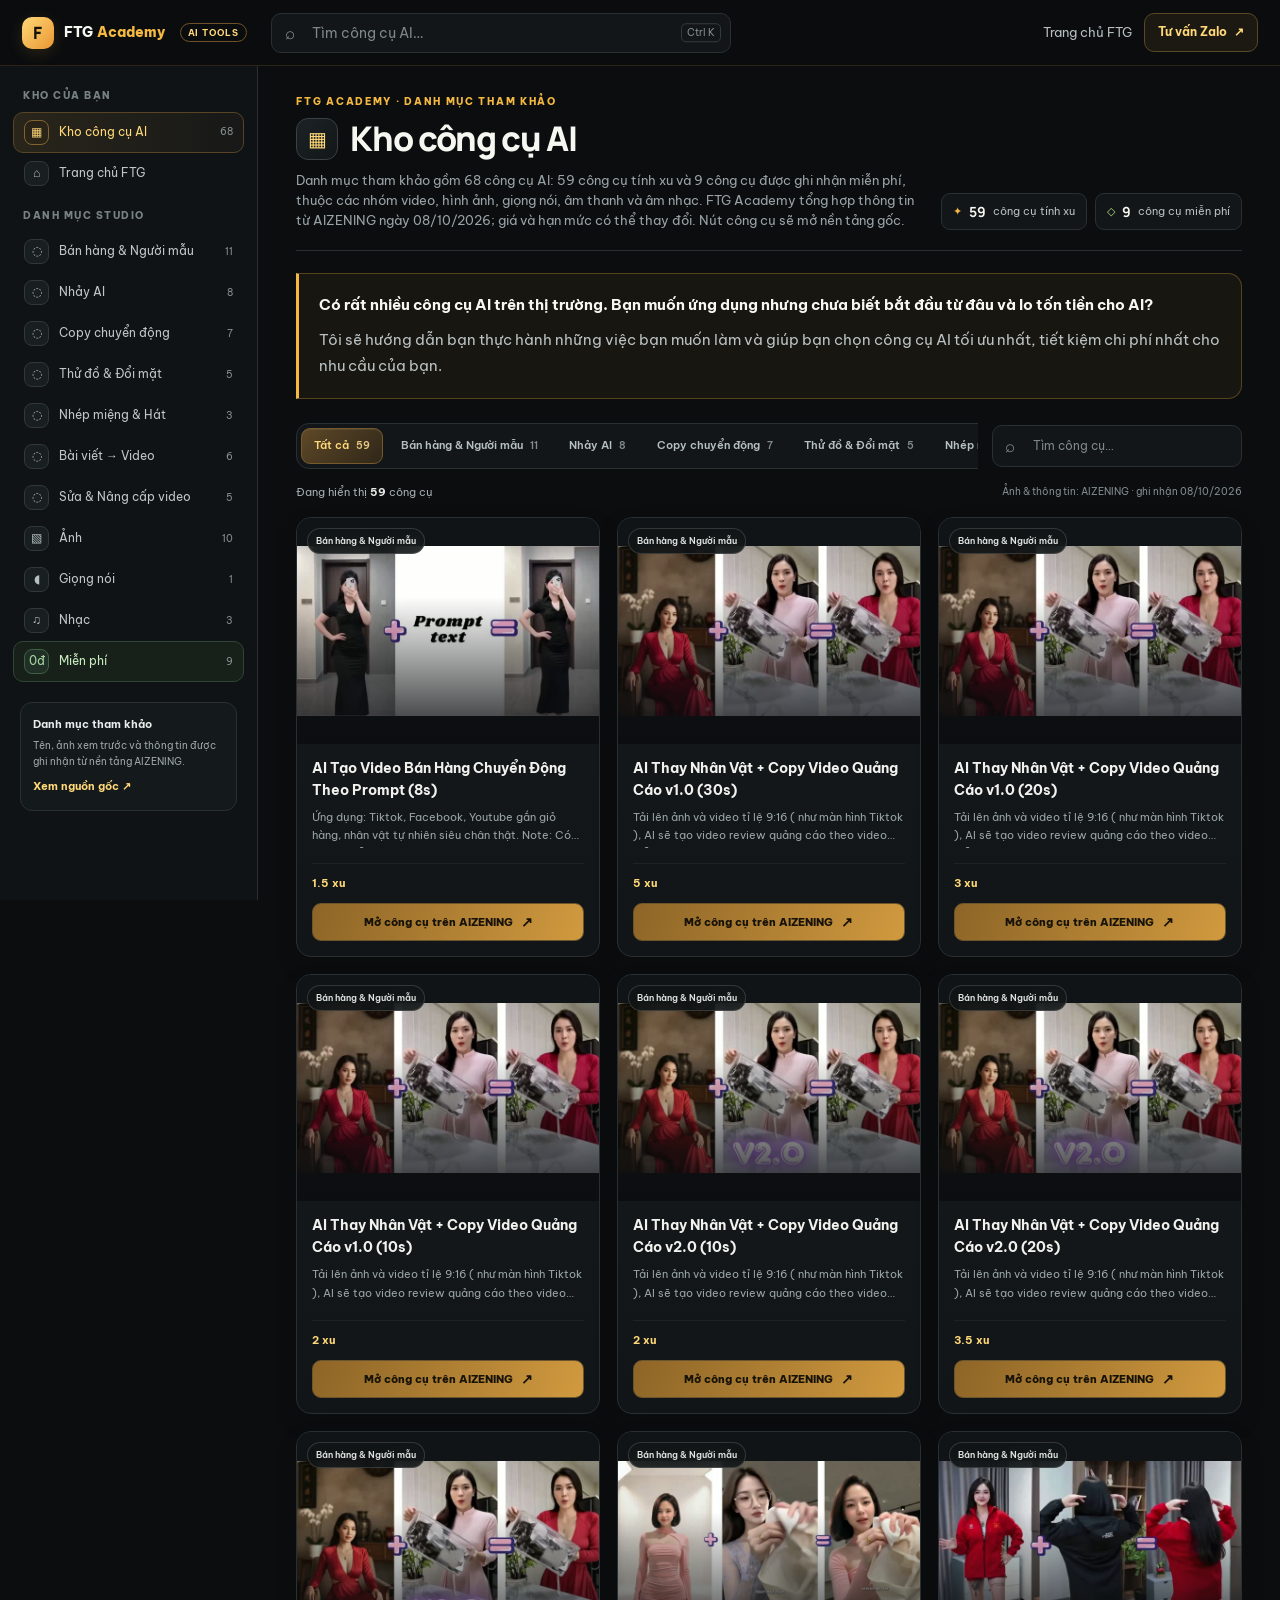
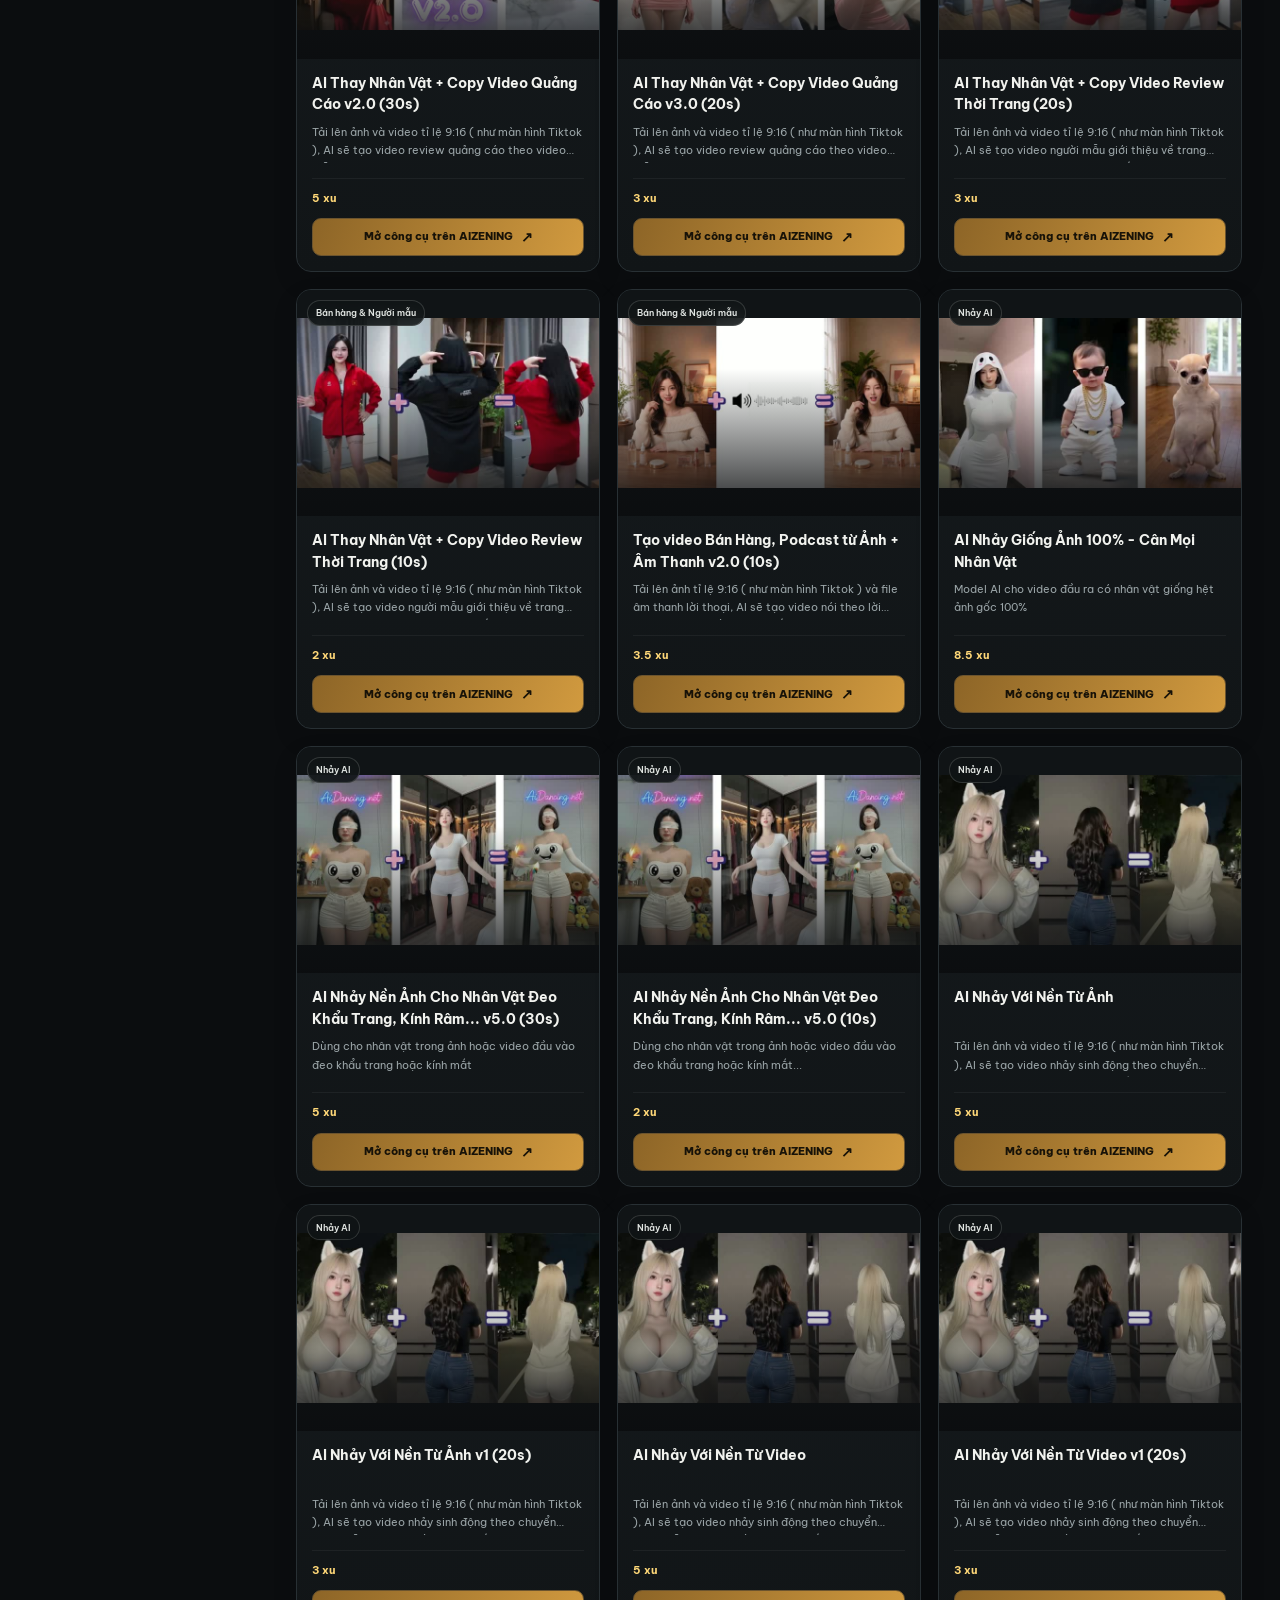
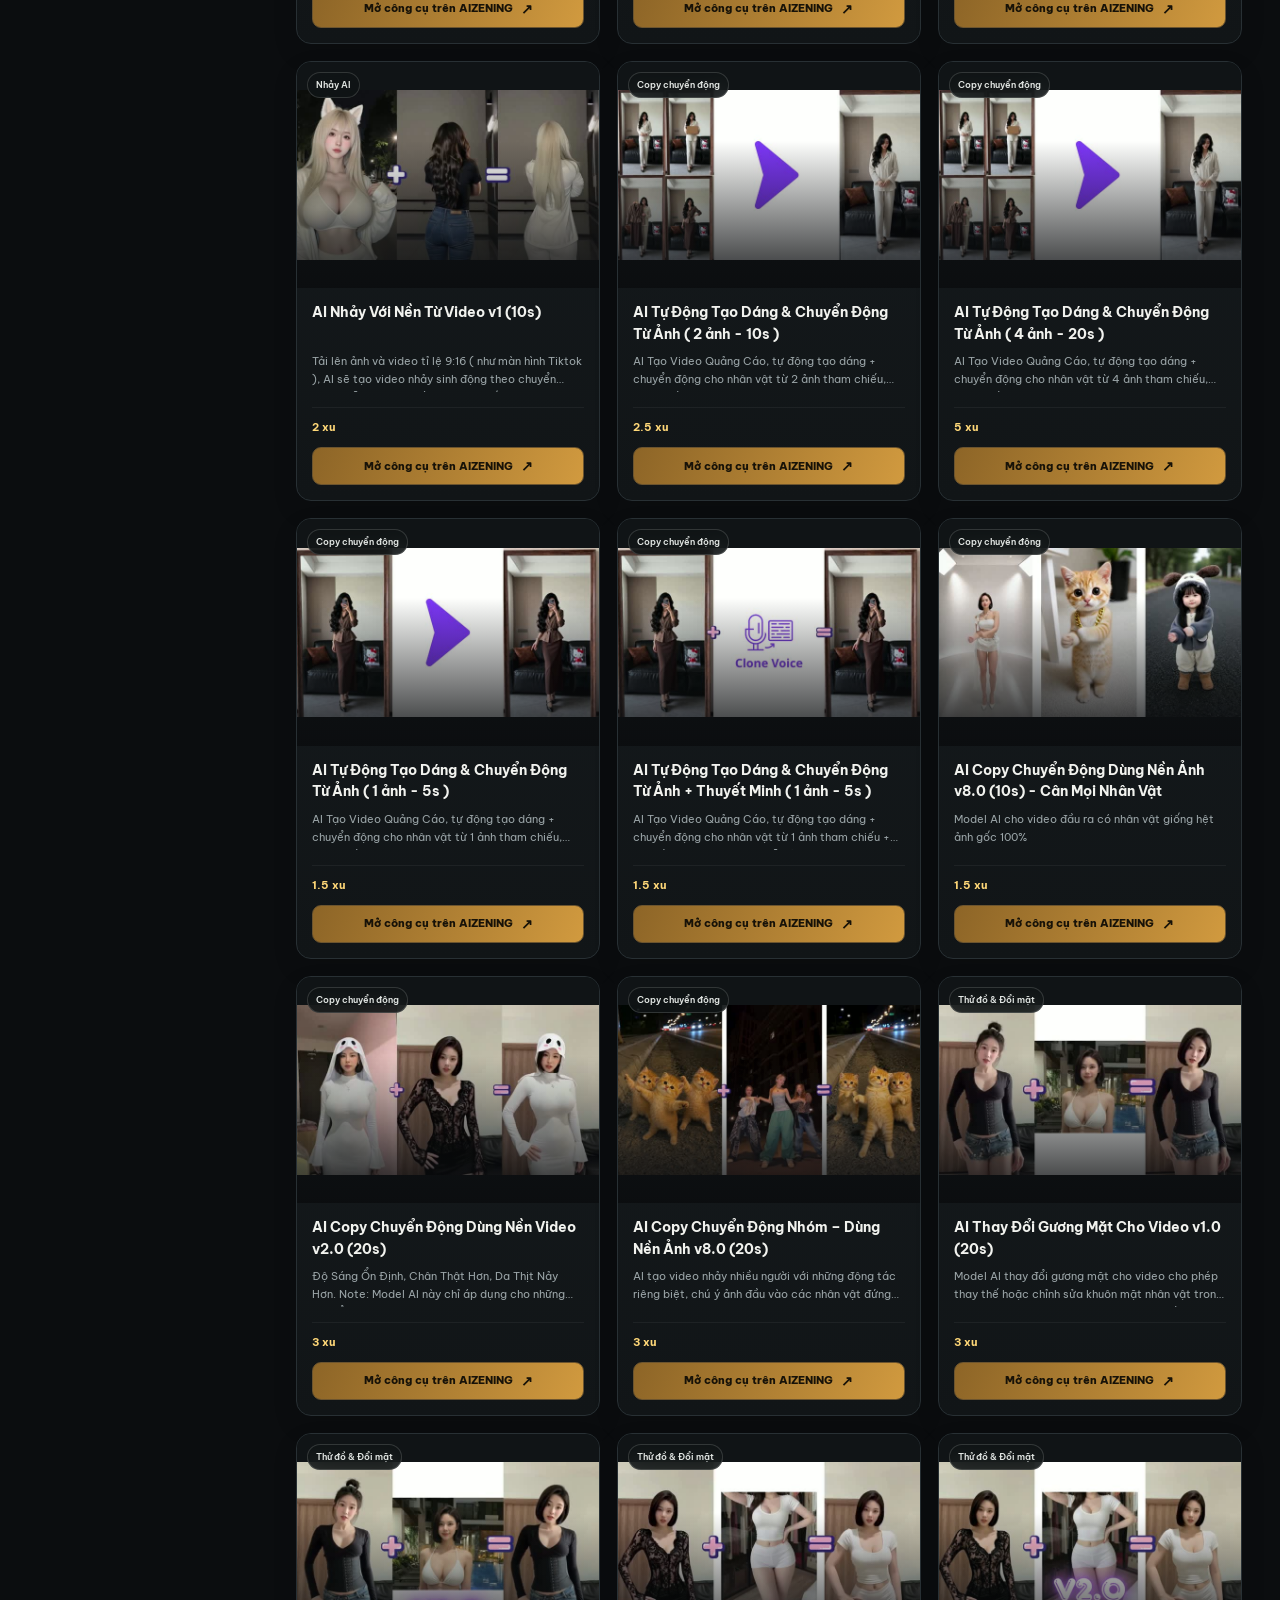
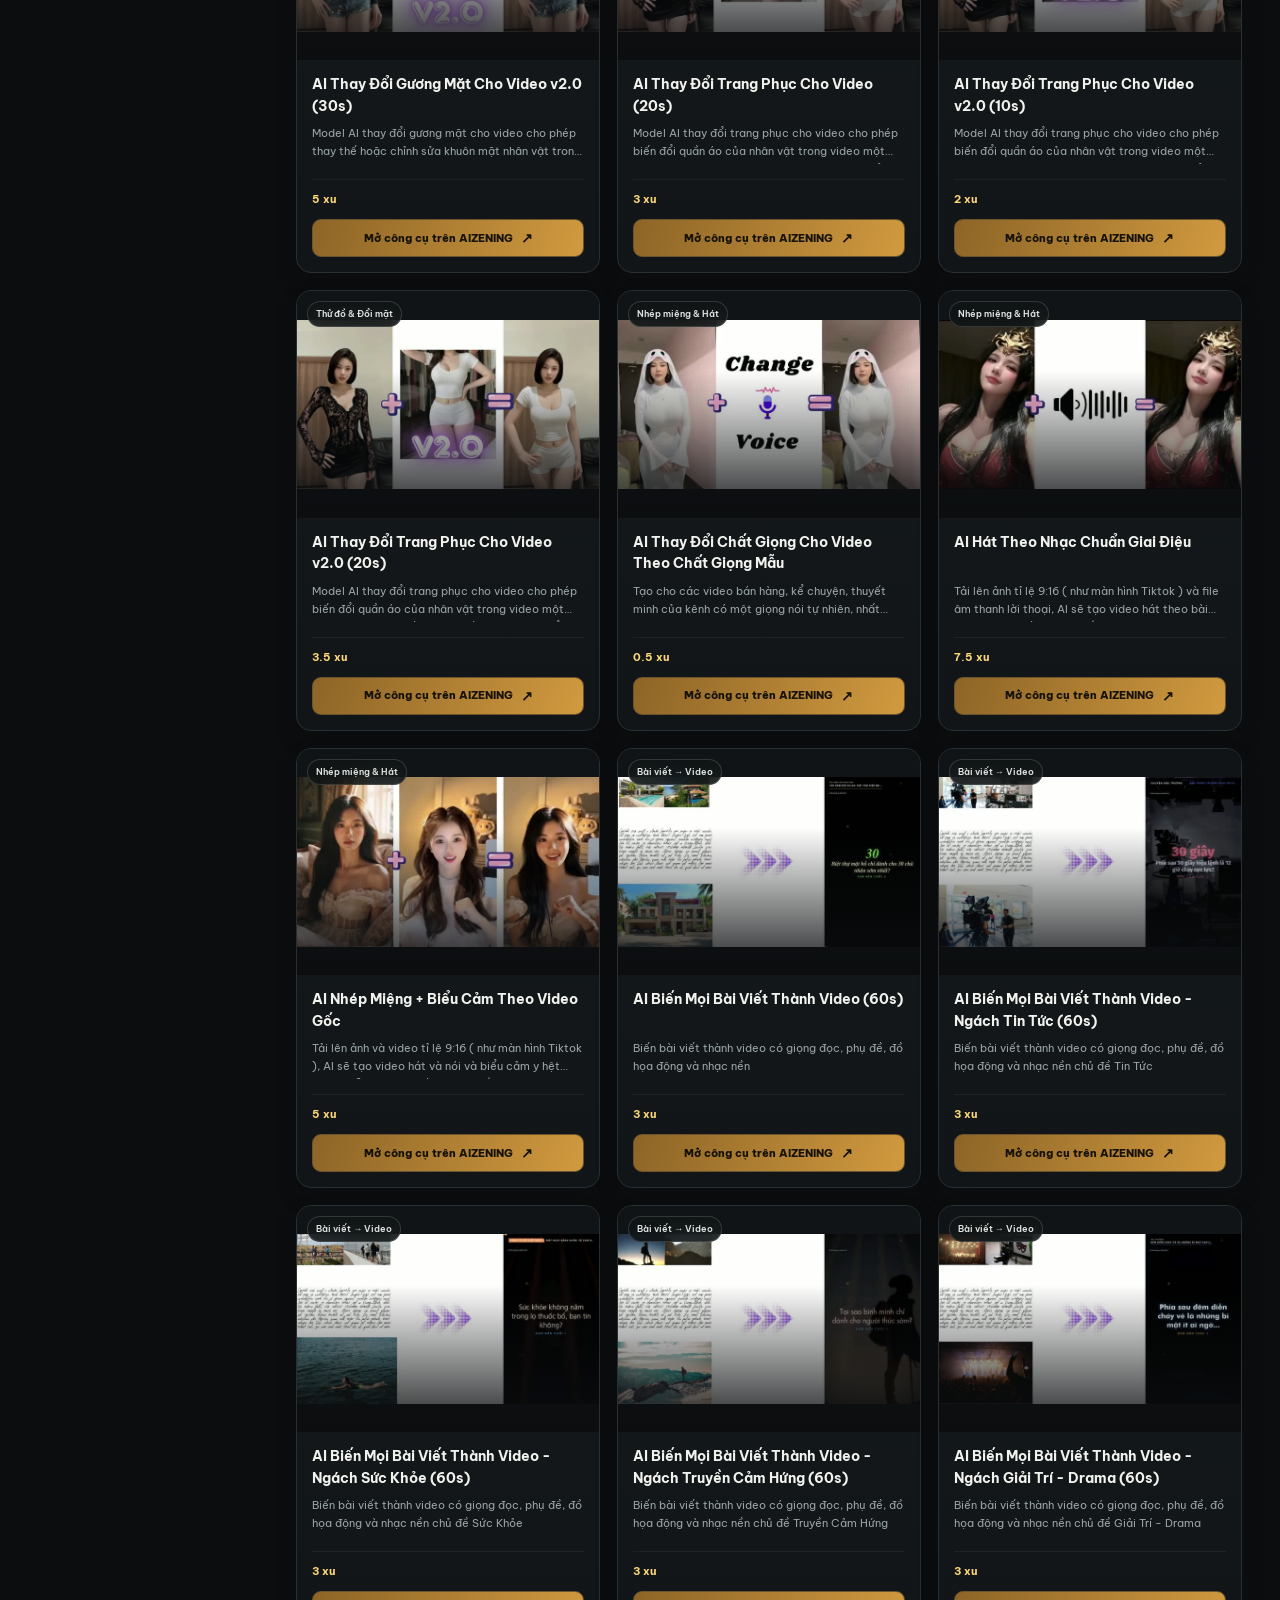
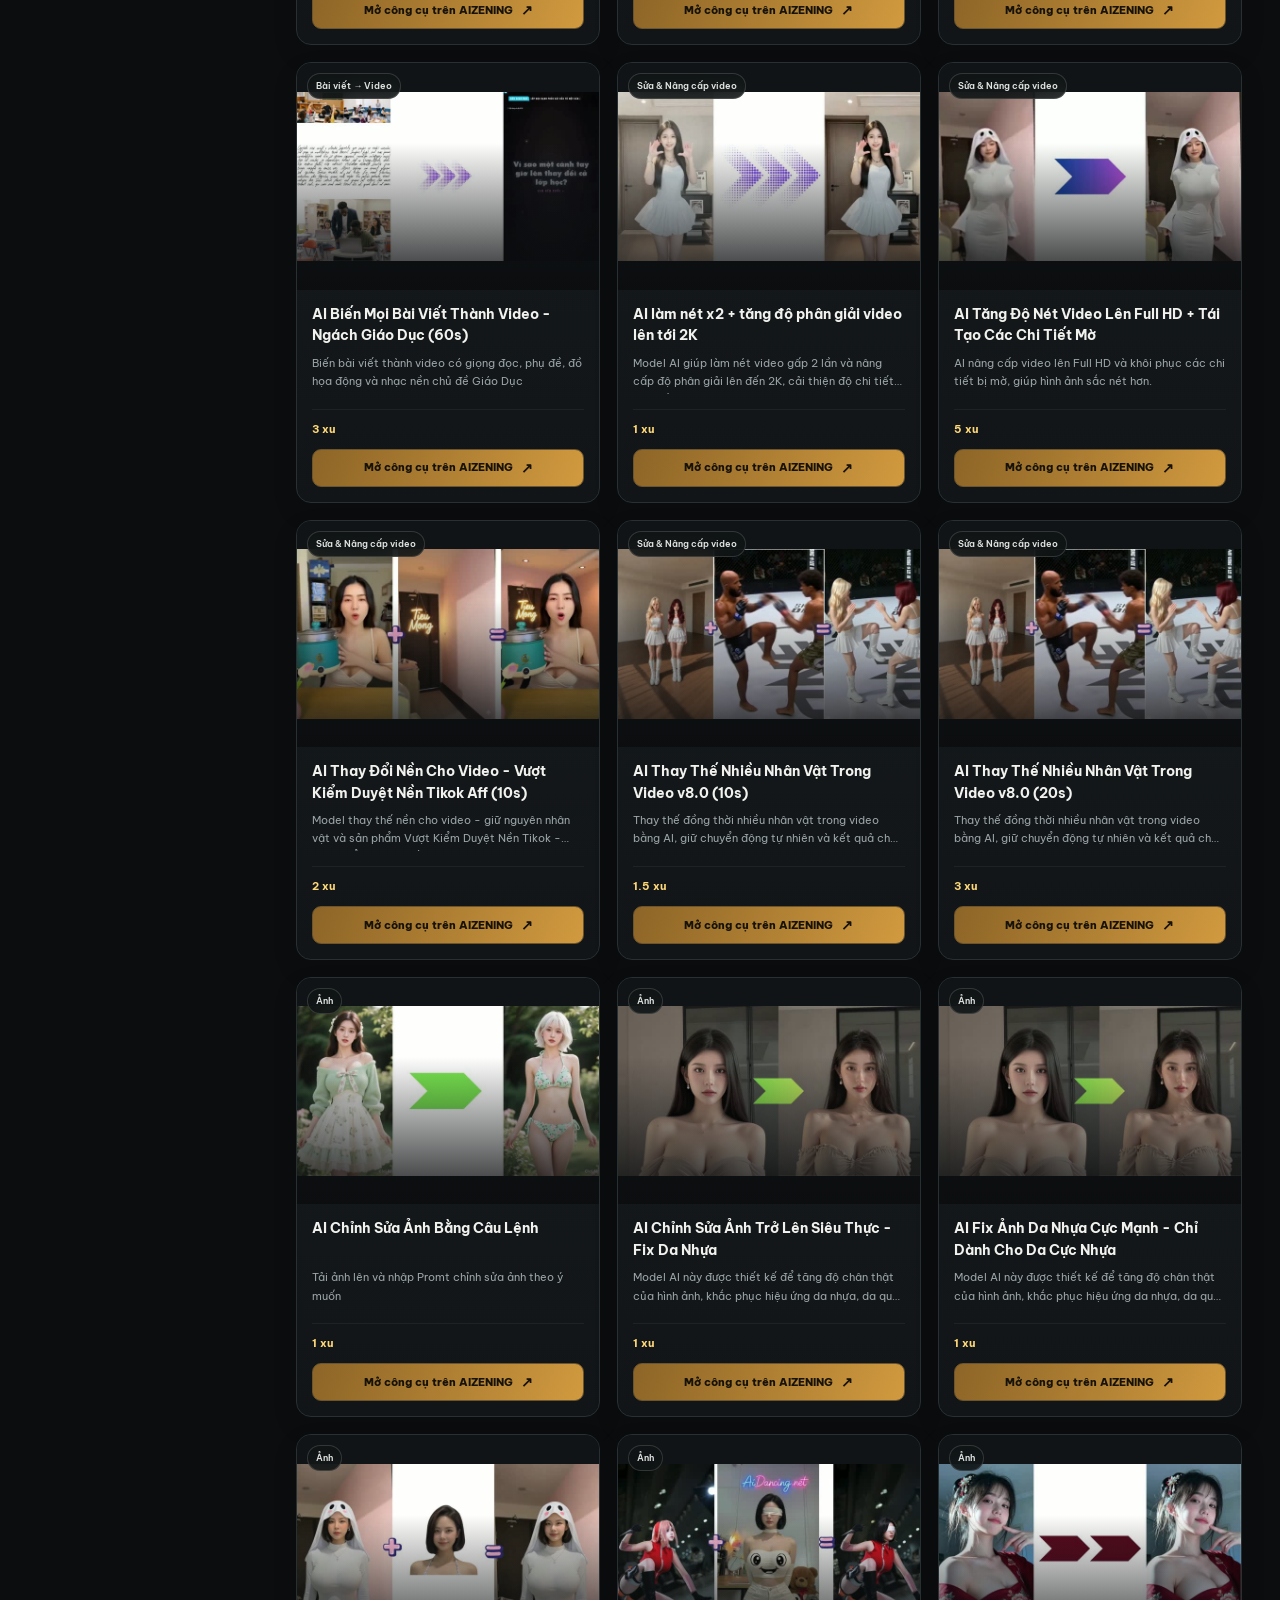
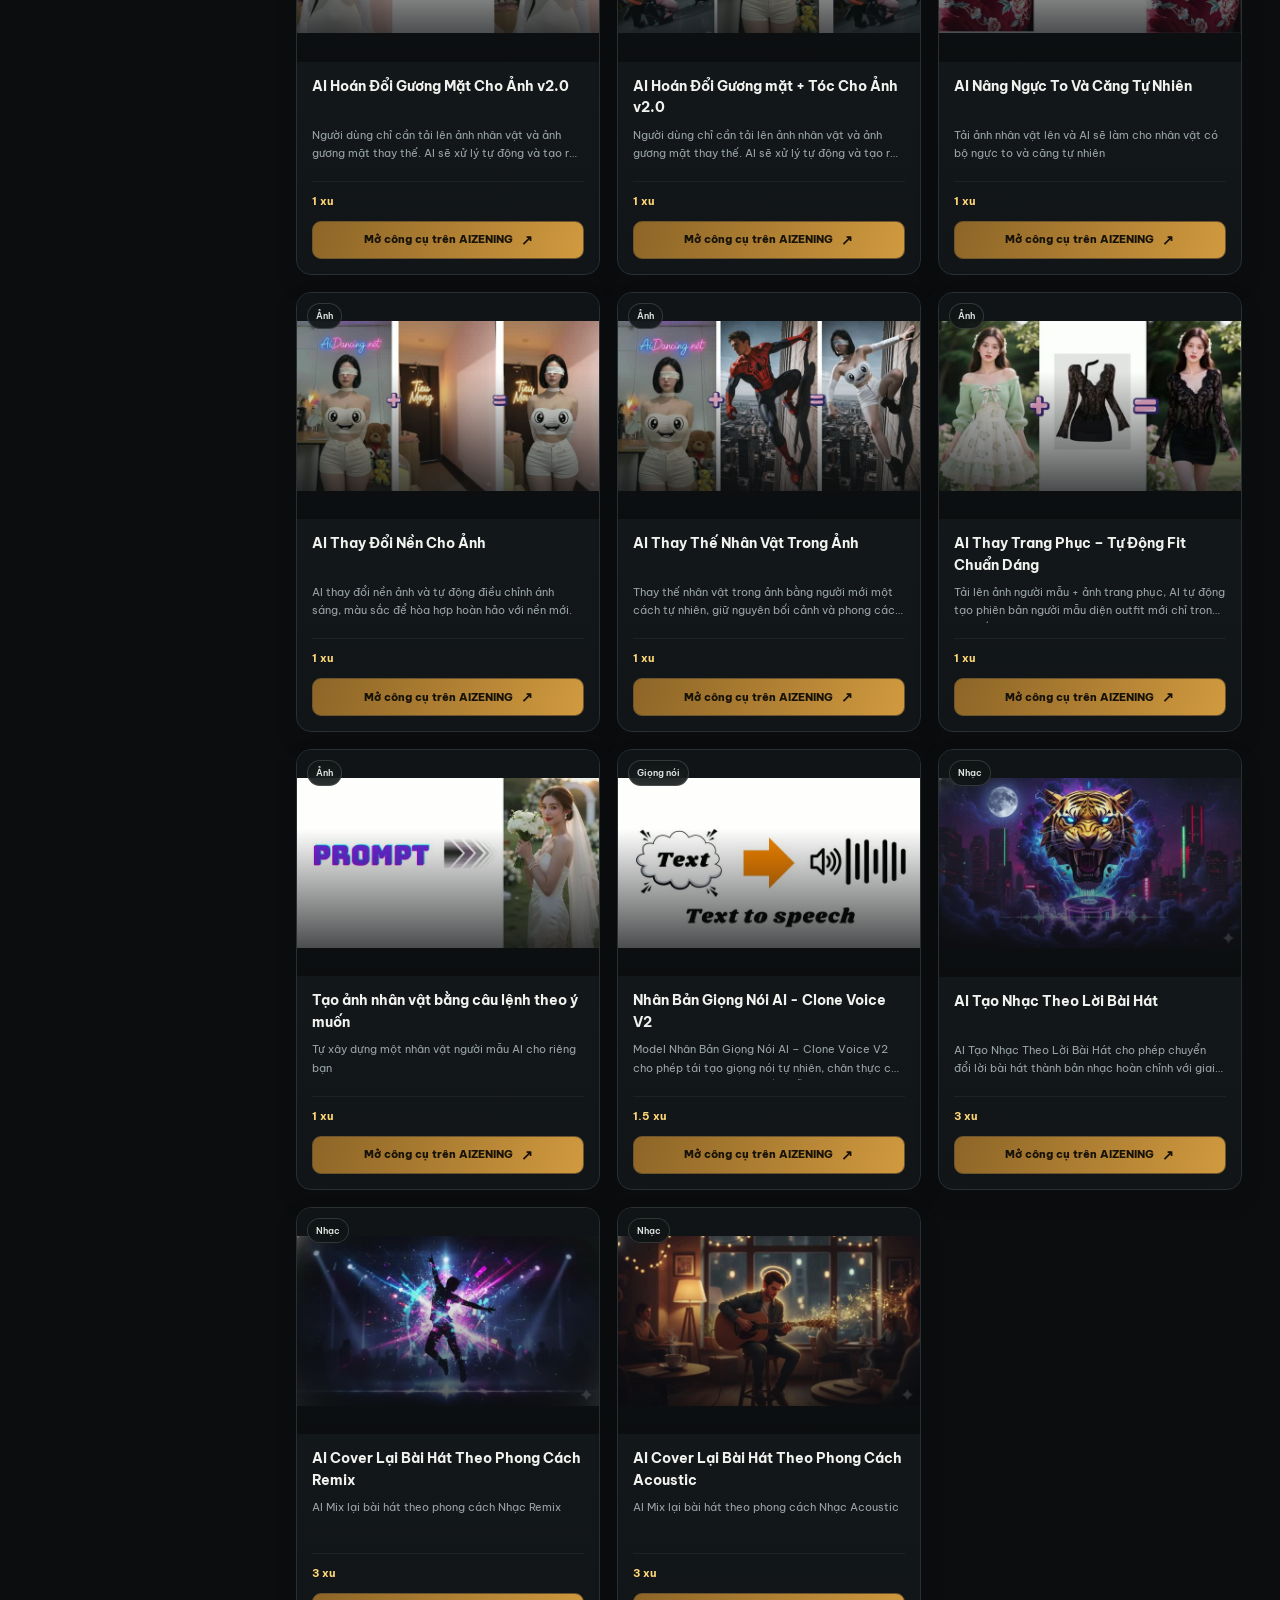
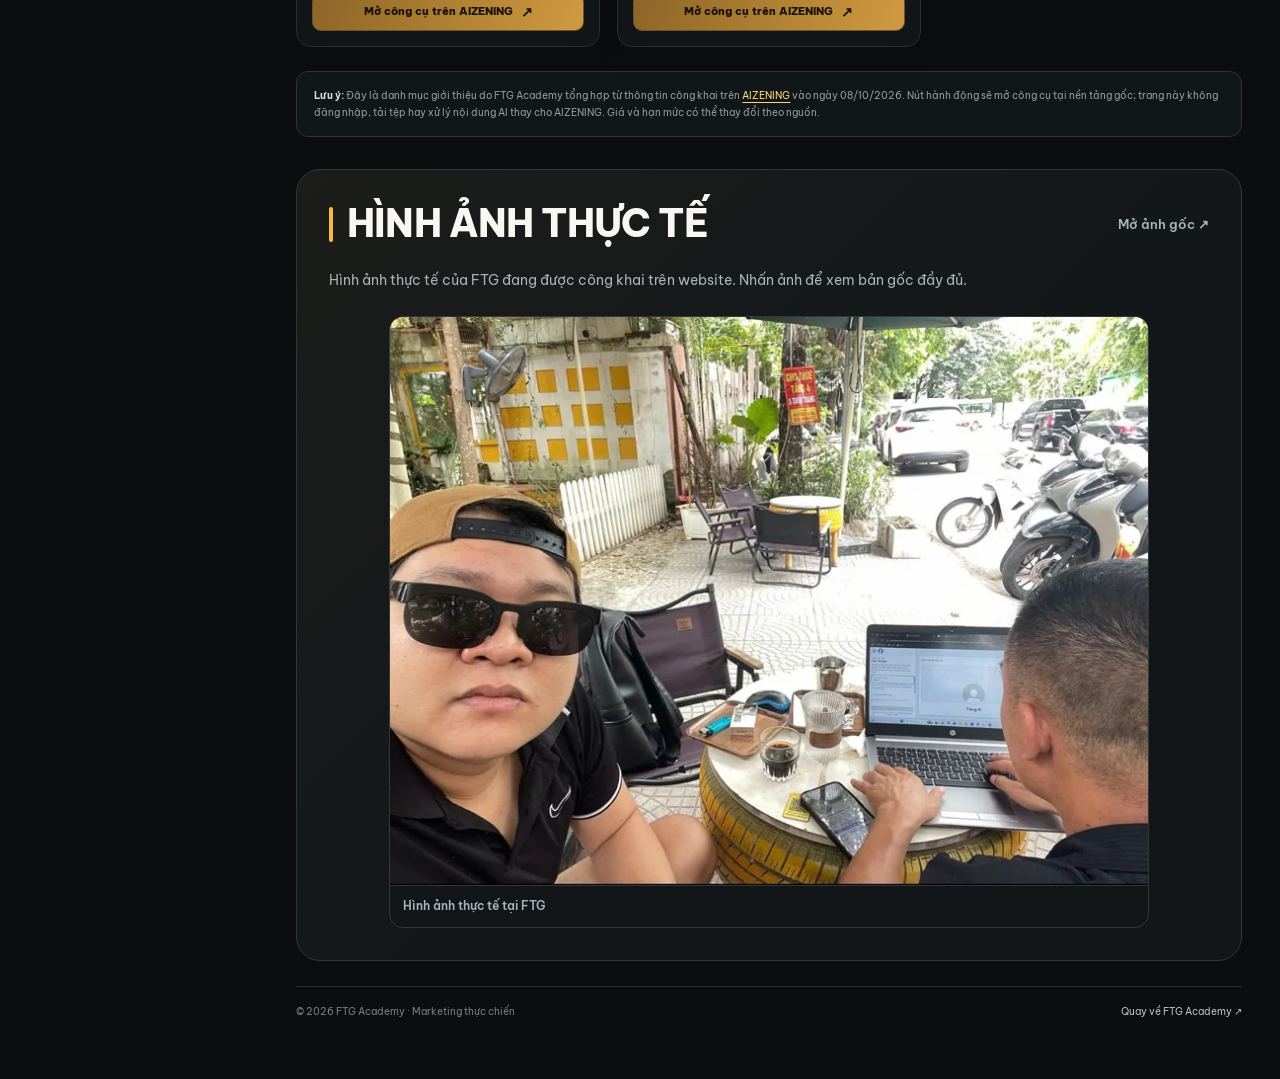
<file: tools/index.html>
<!doctype html>
<html lang="vi">
<head>
  <meta charset="utf-8" />
  <meta name="viewport" content="width=device-width, initial-scale=1" />
  <meta name="description" content="Tra cứu 68 công cụ AI cho video, hình ảnh, giọng nói, âm thanh và âm nhạc. Danh mục tham khảo do FTG Academy tổng hợp từ AIZENING; giá và hạn mức có thể thay đổi." />
  <meta name="robots" content="index,follow,max-image-preview:large" />
  <meta name="theme-color" content="#0b0d0f" />
  <link rel="canonical" href="https://ftgagency.github.io/tools/" />
  <title>Kho công cụ AI: Video, ảnh, giọng nói &amp; âm thanh | FTG Academy</title>
  <meta property="og:type" content="website" />
  <meta property="og:locale" content="vi_VN" />
  <meta property="og:site_name" content="FTG Academy" />
  <meta property="og:title" content="Kho công cụ AI: Video, ảnh, giọng nói &amp; âm thanh | FTG Academy" />
  <meta property="og:description" content="Tra cứu danh mục công cụ AI do FTG Academy tổng hợp từ AIZENING; mở công cụ trên nền tảng gốc." />
  <meta property="og:url" content="https://ftgagency.github.io/tools/" />
  <meta property="og:image" content="https://ftgagency.github.io/assets/hero-analytics.jpg" />
  <meta name="twitter:card" content="summary_large_image" />
  <meta name="twitter:title" content="Kho công cụ AI | FTG Academy" />
  <meta name="twitter:description" content="Danh mục tham khảo công cụ AI cho video, ảnh, giọng nói, âm thanh và âm nhạc." />
  <meta name="twitter:image" content="https://ftgagency.github.io/assets/hero-analytics.jpg" />
  <link rel="preconnect" href="https://fonts.googleapis.com" />
  <link rel="preconnect" href="https://fonts.gstatic.com" crossorigin />
  <link href="https://fonts.googleapis.com/css2?family=Be+Vietnam+Pro:wght@400;500;600;700;800&family=Manrope:wght@500;600;700;800&display=swap" rel="stylesheet" />
  <style>
    :root{color-scheme:dark;--bg:#0b0d0f;--surface:#121619;--surface-2:#171c20;--surface-3:#1b2225;--line:#283034;--text:#f7f7f2;--muted:#9aa4a8;--gold:#f5b942;--gold-2:#ffd878;--green:#b9e77c;--max:1660px;--side:258px}
    *{box-sizing:border-box}html{scroll-behavior:smooth}body{margin:0;background:var(--bg);color:var(--text);font:14px/1.55 'Be Vietnam Pro',sans-serif}a{color:inherit;text-decoration:none}button,input{font:inherit}button{color:inherit;cursor:pointer}button:focus-visible,a:focus-visible,input:focus-visible{outline:2px solid var(--gold-2);outline-offset:3px}::selection{background:rgba(245,185,66,.28)}
    .topbar{height:66px;position:sticky;top:0;z-index:50;display:flex;align-items:center;gap:24px;padding:0 22px;border-bottom:1px solid rgba(245,185,66,.14);background:rgba(11,13,15,.94);backdrop-filter:blur(16px)}
    .brand{display:flex;align-items:center;gap:10px;min-width:225px;font-weight:800;letter-spacing:.01em}.brand-mark{width:32px;height:32px;border-radius:10px;display:grid;place-items:center;color:#17120a;font:800 17px 'Manrope',sans-serif;background:linear-gradient(135deg,var(--gold-2),#e99732);box-shadow:0 4px 16px #f5b94225}.brand-name{font-size:14px}.brand-name span{color:var(--gold)}.brand-caption{margin-left:4px;padding:2px 7px;border:1px solid #6f5225;border-radius:999px;color:var(--gold-2);font-size:9px;font-weight:700;letter-spacing:.1em}
    .top-search{position:relative;width:min(460px,38vw)}.top-search input,.search-box input{width:100%;height:40px;padding:0 42px 0 40px;border:1px solid var(--line);border-radius:10px;background:var(--surface);color:var(--text);outline:none}.top-search input:focus,.search-box input:focus{border-color:#946f2d;box-shadow:0 0 0 3px #f5b94214}.search-icon{position:absolute;left:14px;top:50%;transform:translateY(-50%);color:#899396;font-size:17px;pointer-events:none}.shortcut{position:absolute;right:10px;top:50%;transform:translateY(-50%);padding:1px 5px;border:1px solid #343b3d;border-radius:5px;color:#858e91;font-size:10px;pointer-events:none}.top-actions{margin-left:auto;display:flex;align-items:center;gap:12px}.back-link{color:#b8c0c0;font-size:13px;transition:color .2s}.back-link:hover{color:var(--gold-2)}.contact-link{display:inline-flex;align-items:center;gap:7px;padding:9px 13px;border:1px solid #5a4727;border-radius:10px;background:#1c1913;color:var(--gold-2);font-size:12px;font-weight:700;white-space:nowrap}.contact-link:hover{background:#2a2115;border-color:var(--gold)}.mobile-menu{display:none;width:38px;height:38px;border:1px solid var(--line);border-radius:9px;background:var(--surface);font-size:19px}
    .layout{display:grid;grid-template-columns:var(--side) minmax(0,1fr);max-width:1900px;margin:0 auto;min-height:calc(100vh - 66px)}.sidebar{position:sticky;top:66px;height:calc(100vh - 66px);overflow:auto;padding:20px 13px 28px;border-right:1px solid var(--line);background:#101316}.side-heading{margin:14px 10px 8px;color:#788285;font-size:10px;font-weight:800;letter-spacing:.15em;text-transform:uppercase}.side-heading:first-child{margin-top:2px}.side-link{width:100%;display:flex;align-items:center;gap:10px;min-height:39px;padding:7px 10px;border:1px solid transparent;border-radius:10px;background:transparent;color:#c0c6c6;text-align:left;font-size:12px;transition:background .18s,border-color .18s,color .18s}.side-link:hover{background:#ffffff08;color:#fff}.side-link.active{border-color:#574526;background:linear-gradient(90deg,#f5b9421c,#f5b94208);color:var(--gold-2)}.side-link.free-link{margin-bottom:8px;border-color:#304536;background:#17211a;color:#c9edc1}.side-icon{width:25px;height:25px;flex:none;display:grid;place-items:center;border:1px solid #30383a;border-radius:8px;background:#191e21;color:#b6c0c1;font-size:12px}.side-link.active .side-icon{border-color:#81642f;background:#2a2418;color:var(--gold-2)}.side-link.free-link .side-icon{border-color:#3e6143;background:#203026;color:#a9d6a0}.side-count{margin-left:auto;color:#859093;font-size:10px}.sidebar-footer{margin:20px 7px 0;padding:13px 12px;border:1px solid #2a3032;border-radius:12px;background:#14191b}.sidebar-footer b{display:block;margin-bottom:5px;color:#e8ecea;font-size:11px}.sidebar-footer p{margin:0;color:#9da6a8;font-size:10px;line-height:1.55}.sidebar-footer a{display:inline-block;margin-top:9px;color:var(--gold-2);font-size:11px;font-weight:700}
    main{min-width:0;padding:28px clamp(18px,3vw,42px) 60px}.main-inner{max-width:var(--max);margin:0 auto}.page-head{display:flex;align-items:flex-end;justify-content:space-between;gap:24px;padding-bottom:20px;border-bottom:1px solid var(--line)}.title-group{min-width:0}.eyebrow{margin-bottom:8px;color:var(--gold);font-size:10px;font-weight:800;letter-spacing:.17em;text-transform:uppercase}.title-line{display:flex;align-items:center;gap:12px}.title-icon{width:42px;height:42px;flex:none;display:grid;place-items:center;border:1px solid #3b4142;border-radius:12px;background:linear-gradient(135deg,#1b2225,#131719);color:var(--gold-2);font-size:20px}.page-head h1{margin:0;font:800 clamp(25px,3vw,34px)/1.16 'Manrope','Be Vietnam Pro',sans-serif;letter-spacing:-.04em}.page-head p{max-width:680px;margin:10px 0 0;color:var(--muted);font-size:13px}.stats{display:flex;flex:none;gap:8px}.stat{display:flex;align-items:center;gap:7px;padding:8px 11px;border:1px solid var(--line);border-radius:9px;background:var(--surface);color:#b8c0c0;font-size:11px;white-space:nowrap}.stat strong{color:var(--text);font:700 14px 'Manrope',sans-serif}.stat .stat-mark{color:var(--gold)}.stat.free-stat .stat-mark{color:var(--green)}
    .controls{display:flex;align-items:center;justify-content:space-between;gap:14px;margin:20px 0 15px}.tabs-wrap{min-width:0;overflow:auto;scrollbar-width:thin;scrollbar-color:#495052 transparent}.tabs{display:flex;align-items:center;width:max-content;gap:5px;padding:4px;border:1px solid var(--line);border-radius:13px;background:var(--surface)}.tab{min-height:36px;display:inline-flex;align-items:center;gap:7px;padding:7px 12px;border:1px solid transparent;border-radius:9px;background:transparent;color:#b7c0c1;font-size:11px;font-weight:600;white-space:nowrap;transition:.18s}.tab:hover{background:#ffffff09;color:#fff}.tab.active{border-color:#765a2c;background:linear-gradient(135deg,#5e4827,#302719);color:var(--gold-2);box-shadow:inset 0 1px #ffffff12}.tab-count{color:#818b8e;font-size:10px}.tab.active .tab-count{color:#e8c982}.tab.free-tab.active{border-color:#3c6846;background:linear-gradient(135deg,#26402c,#17271b);color:#c6efbd}.tab.free-tab.active .tab-count{color:#b7dbad}.search-box{position:relative;width:min(250px,30vw);flex:none}.search-box input{height:42px;font-size:12px}.search-box .search-icon{left:13px}.search-box input::placeholder,.top-search input::placeholder{color:#7e888a}.clear-search{position:absolute;right:10px;top:50%;transform:translateY(-50%);border:0;background:transparent;color:#899395;font-size:17px}
    .result-row{display:flex;align-items:center;justify-content:space-between;gap:14px;margin:13px 0 16px;color:#a6afb0;font-size:11px}.result-row strong{color:#e7eae7}.source-note{color:#828c8f;font-size:10px;text-align:right}.tool-grid{display:grid;grid-template-columns:repeat(3,minmax(0,1fr));gap:17px}.tool-card{min-width:0;display:flex;flex-direction:column;overflow:hidden;border:1px solid var(--line);border-radius:15px;background:linear-gradient(180deg,#151a1d,#111517);box-shadow:0 10px 26px #0000001a;transition:transform .2s,border-color .2s,box-shadow .2s}.tool-card:hover{transform:translateY(-3px);border-color:#715829;box-shadow:0 18px 35px #0005}.preview{position:relative;aspect-ratio:4/3;overflow:hidden;background:radial-gradient(ellipse at 30% 35%,#41321c 0,#201d19 34%,#14191b 75%)}.preview img{width:100%;height:100%;display:block;object-fit:contain;background:#101416;transition:transform .35s}.tool-card:hover .preview img{transform:scale(1.025)}.preview-placeholder{height:100%;display:grid;place-items:center;color:#d7b66e;background:radial-gradient(circle at 70% 25%,#4f3e21 0,transparent 38%),linear-gradient(135deg,#171d20,#29251c 52%,#101416)}.placeholder-mark{width:67px;height:67px;display:grid;place-items:center;border:1px solid #a37d3c77;border-radius:20px;background:#10141688;font:700 29px 'Manrope',sans-serif}.preview-shade{position:absolute;inset:35% 0 0;background:linear-gradient(transparent,#0b0d0fe8);pointer-events:none}.category-chip{position:absolute;top:10px;left:10px;max-width:75%;overflow:hidden;padding:5px 8px;border:1px solid #ffffff25;border-radius:999px;background:#101416d9;color:#e2e6e3;font-size:9px;font-weight:600;text-overflow:ellipsis;white-space:nowrap;backdrop-filter:blur(10px)}.free-badge{position:absolute;top:10px;right:10px;padding:5px 8px;border:1px solid #83c38355;border-radius:999px;background:#25432ddd;color:#d0f4c8;font-size:9px;font-weight:800;letter-spacing:.04em}.card-body{display:flex;flex:1;flex-direction:column;padding:14px 15px 15px}.card-body h2{display:-webkit-box;min-height:44px;overflow:hidden;margin:0;color:#f1f2ee;font:700 14px/1.55 'Be Vietnam Pro',sans-serif;-webkit-line-clamp:2;-webkit-box-orient:vertical}.card-body p{display:-webkit-box;min-height:40px;overflow:hidden;margin:6px 0 15px;color:#9aa4a7;font-size:11px;line-height:1.65;-webkit-line-clamp:2;-webkit-box-orient:vertical}.card-meta{display:flex;align-items:center;justify-content:space-between;gap:10px;margin-top:auto;padding:11px 0;border-top:1px solid #ffffff0d;color:#b6c0c0;font-size:10px}.price{display:inline-flex;align-items:center;gap:6px;color:var(--gold-2);font-size:11px;font-weight:700}.price.free-price{color:#bfe9b5}.limit{color:#8d989a;font-size:9px;white-space:nowrap}.card-action{display:flex;align-items:center;justify-content:center;gap:8px;min-height:38px;padding:8px 12px;border:1px solid #6c542e;border-radius:9px;background:linear-gradient(110deg,#8d6527,#d19a3f);color:#171208;font-size:11px;font-weight:800;transition:filter .18s,transform .18s}.card-action:hover{filter:brightness(1.1);transform:translateY(-1px)}.card-action.free-action{border-color:#47754a;background:linear-gradient(110deg,#377645,#76b86e);color:#0b170c}.external-arrow{font-size:14px;line-height:1}
    .empty-state,.load-error{padding:52px 20px;border:1px dashed #374043;border-radius:15px;background:#121719;text-align:center}.empty-icon{width:44px;height:44px;margin:0 auto 13px;display:grid;place-items:center;border:1px solid #3c4243;border-radius:13px;background:#1b2225;color:#b6c0c0;font-size:19px}.empty-state h2,.load-error h2{margin:0 0 7px;font:700 17px 'Manrope',sans-serif}.empty-state p,.load-error p{margin:0;color:var(--muted);font-size:12px}.empty-state button{margin-top:18px;padding:8px 12px;border:1px solid #73592b;border-radius:8px;background:#241e14;color:var(--gold-2);font-size:11px;font-weight:700}.footnote{margin-top:24px;padding:15px 17px;border:1px solid #2c3335;border-radius:12px;background:#111618;color:#929d9f;font-size:10px;line-height:1.7}.footnote strong{color:#d7ddda}.footnote a{color:var(--gold-2);text-decoration:underline;text-underline-offset:3px}.site-footer{display:flex;justify-content:space-between;gap:12px;margin-top:25px;padding-top:17px;border-top:1px solid var(--line);color:#758083;font-size:10px}.site-footer a{color:#bbc3c2}.site-footer a:hover{color:var(--gold-2)}
    @media(min-width:1500px){.tool-grid{grid-template-columns:repeat(4,minmax(0,1fr))}}
    @media(max-width:1100px){:root{--side:230px}.tool-grid{grid-template-columns:repeat(2,minmax(0,1fr))}.stats{gap:5px}.stat{padding:7px 9px}}
    @media(max-width:800px){.topbar{height:60px;padding:0 14px;gap:12px}.brand{min-width:0}.brand-caption,.back-link,.top-search{display:none}.top-actions{gap:8px}.mobile-menu{display:grid;place-items:center;order:3}.layout{display:block;min-height:calc(100vh - 60px)}.sidebar{position:fixed;top:60px;left:0;z-index:45;width:min(290px,86vw);height:calc(100vh - 60px);transform:translateX(-105%);transition:transform .22s ease;box-shadow:20px 0 50px #0008}.sidebar.open{transform:translateX(0)}.side-overlay{position:fixed;inset:60px 0 0;z-index:40;background:#0009;display:none}.side-overlay.open{display:block}main{padding:22px 18px 45px}.page-head{align-items:flex-start;flex-direction:column;gap:16px}.stats{align-self:flex-start}.controls{align-items:stretch;flex-direction:column}.search-box{width:100%}.tool-grid{grid-template-columns:repeat(2,minmax(0,1fr))}}
    @media(max-width:540px){.topbar{height:58px}.brand-mark{width:30px;height:30px}.contact-link{padding:8px 9px;font-size:10px}.mobile-menu{width:35px;height:35px}.sidebar{top:58px;height:calc(100vh - 58px)}.side-overlay{inset:58px 0 0}main{padding:19px 13px 38px}.title-icon{width:37px;height:37px}.title-line{gap:9px}.page-head h1{font-size:25px}.page-head p{font-size:12px}.stats{width:100%}.stat{flex:1;justify-content:center;font-size:10px}.controls{margin-top:15px}.tab{padding:7px 10px;font-size:10px}.result-row{align-items:flex-start;flex-direction:column;gap:4px}.source-note{text-align:left}.tool-grid{grid-template-columns:1fr;gap:13px}.preview{aspect-ratio:16/9}.card-body{padding:13px}.card-body h2{min-height:0;font-size:14px}.card-body p{min-height:0;margin-bottom:13px}.site-footer{flex-direction:column}.footnote{padding:13px}}
    @media(prefers-reduced-motion:reduce){*,*::before,*::after{scroll-behavior:auto!important;transition:none!important;animation:none!important}}

  </style>
  <link rel="stylesheet" href="../assets/feedback-layout.css?v=20261029-feedback">
  <script type="application/ld+json">
{
  "@context": "https://schema.org",
  "@graph": [
    {
      "@type": "WebSite",
      "@id": "https://ftgagency.github.io/#website",
      "url": "https://ftgagency.github.io/",
      "name": "FTG Academy",
      "inLanguage": "vi",
      "publisher": {
        "@id": "https://ftgagency.github.io/#organization"
      }
    },
    {
      "@type": "CollectionPage",
      "@id": "https://ftgagency.github.io/tools/#webpage",
      "url": "https://ftgagency.github.io/tools/",
      "name": "Kho công cụ AI — FTG Academy",
      "description": "Danh mục tham khảo 68 công cụ AI cho video, hình ảnh, giọng nói, âm thanh và âm nhạc, được ghi nhận từ AIZENING ngày 08/10/2026.",
      "inLanguage": "vi",
      "isPartOf": {
        "@id": "https://ftgagency.github.io/#website"
      },
      "about": {
        "@id": "https://ftgagency.github.io/#organization"
      },
      "breadcrumb": {
        "@type": "BreadcrumbList",
        "itemListElement": [
          {
            "@type": "ListItem",
            "position": 1,
            "name": "FTG Academy",
            "item": "https://ftgagency.github.io/"
          },
          {
            "@type": "ListItem",
            "position": 2,
            "name": "Kho công cụ AI",
            "item": "https://ftgagency.github.io/tools/"
          }
        ]
      }
    }
  ]
}
  </script>
<!-- Meta Pixel Code -->
<script>
!function(f,b,e,v,n,t,s)
{if(f.fbq)return;n=f.fbq=function(){n.callMethod?
n.callMethod.apply(n,arguments):n.queue.push(arguments)};
if(!f._fbq)f._fbq=n;n.push=n;n.loaded=!0;n.version='2.0';
n.queue=[];t=b.createElement(e);t.async=!0;
t.src=v;s=b.getElementsByTagName(e)[0];
s.parentNode.insertBefore(t,s)}(window, document,'script',
'https://connect.facebook.net/en_US/fbevents.js');
fbq('init', '1695543372086757');
fbq('track', 'PageView');
</script>
<!-- End Meta Pixel Code -->
</head>
<body>
<!-- Meta Pixel Code (noscript) -->
<noscript><img height="1" width="1" style="display:none"
src="https://www.facebook.com/tr?id=1695543372086757&ev=PageView&noscript=1"
/></noscript>
<!-- End Meta Pixel Code (noscript) -->
  <header class="topbar">
    <a class="brand" href="../" aria-label="FTG Academy — về trang chủ">
      <span class="brand-mark" aria-hidden="true">F</span>
      <span class="brand-name">FTG <span>Academy</span></span>
      <span class="brand-caption">AI TOOLS</span>
    </a>
    <label class="top-search" aria-label="Tìm trong danh mục">
      <span class="search-icon" aria-hidden="true">⌕</span>
      <input id="topSearch" type="search" placeholder="Tìm công cụ AI…" autocomplete="off" />
      <span class="shortcut" aria-hidden="true">Ctrl K</span>
    </label>
    <div class="top-actions">
      <a class="back-link" href="../">Trang chủ FTG</a>
      <a class="contact-link" href="https://zalo.me/0918212460" target="_blank" rel="noopener noreferrer">Tư vấn Zalo <span aria-hidden="true">↗</span></a>
      <button class="mobile-menu" id="menuToggle" type="button" aria-label="Mở danh mục" aria-expanded="false" aria-controls="sidebar">☰</button>
    </div>
  </header>
  <div class="side-overlay" id="sideOverlay" aria-hidden="true"></div>
  <div class="layout">
    <aside class="sidebar" id="sidebar" aria-label="Điều hướng danh mục">
      <p class="side-heading">Kho của bạn</p>
      <a class="side-link active" href="./" aria-current="page"><span class="side-icon" aria-hidden="true">▦</span><span>Kho công cụ AI</span><span class="side-count">68</span></a>
      <a class="side-link" href="../"><span class="side-icon" aria-hidden="true">⌂</span><span>Trang chủ FTG</span></a>
      <p class="side-heading">Danh mục studio</p>
      <nav id="sideCategories" aria-label="Danh mục công cụ"></nav>
      <div class="sidebar-footer">
        <b>Danh mục tham khảo</b>
        <p>Tên, ảnh xem trước và thông tin được ghi nhận từ nền tảng AIZENING.</p>
        <a href="https://aizening.com/tools" target="_blank" rel="noopener noreferrer">Xem nguồn gốc ↗</a>
      </div>
    </aside>
    <main id="main">
      <div class="main-inner">
        <section class="page-head" aria-labelledby="pageTitle">
          <div class="title-group">
            <div class="eyebrow">FTG Academy · Danh mục tham khảo</div>
            <div class="title-line"><span class="title-icon" aria-hidden="true">▦</span><h1 id="pageTitle">Kho công cụ AI</h1></div>
            <p>Danh mục tham khảo gồm 68 công cụ AI: 59 công cụ tính xu và 9 công cụ được ghi nhận miễn phí, thuộc các nhóm video, hình ảnh, giọng nói, âm thanh và âm nhạc. FTG Academy tổng hợp thông tin từ AIZENING ngày 08/10/2026; giá và hạn mức có thể thay đổi. Nút công cụ sẽ mở nền tảng gốc.</p>
          </div>
          <div class="stats" aria-label="Số lượng công cụ">
            <div class="stat"><span class="stat-mark" aria-hidden="true">✦</span><strong id="paidStat">59</strong> công cụ tính xu</div>
            <div class="stat free-stat"><span class="stat-mark" aria-hidden="true">◇</span><strong id="freeStat">9</strong> công cụ miễn phí</div>
          </div>
        </section>
        <div class="ai-start-message"><p><strong>Có rất nhiều công cụ AI trên thị trường. Bạn muốn ứng dụng nhưng chưa biết bắt đầu từ đâu và lo tốn tiền cho AI?</strong></p><p>Tôi sẽ hướng dẫn bạn thực hành những việc bạn muốn làm và giúp bạn chọn công cụ AI tối ưu nhất, tiết kiệm chi phí nhất cho nhu cầu của bạn.</p></div>
        <section aria-label="Bộ lọc và danh sách công cụ">
          <div class="controls">
            <div class="tabs-wrap"><nav class="tabs" id="categoryTabs" aria-label="Lọc theo danh mục"></nav></div>
            <label class="search-box" aria-label="Tìm kiếm công cụ">
              <span class="search-icon" aria-hidden="true">⌕</span>
              <input id="searchInput" type="search" placeholder="Tìm công cụ…" autocomplete="off" />
              <button class="clear-search" id="clearSearch" type="button" aria-label="Xóa từ khóa" hidden>×</button>
            </label>
          </div>
          <div class="result-row"><span id="resultCount" aria-live="polite"><strong>68</strong> công cụ tham khảo: 59 tính xu, 9 miễn phí.</span><span class="source-note">Ảnh &amp; thông tin: AIZENING · ghi nhận 08/10/2026</span></div>
          <div class="tool-grid" id="toolGrid" aria-live="polite" aria-busy="false">
      <!-- CATALOG:START -->
        <article class="tool-card" data-tool-id="paid-01">
          <div class="preview"><img src="../assets/tools/paid/tool-01.jpg" alt="AI Tạo Video Bán Hàng Chuyển Động Theo Prompt  (8s)" loading="lazy" decoding="async"><span class="preview-shade" aria-hidden="true"></span><span class="category-chip">Bán hàng &amp; Người mẫu</span></div>
          <div class="card-body"><h2>AI Tạo Video Bán Hàng Chuyển Động Theo Prompt  (8s)</h2><p>Ứng dụng: Tiktok, Facebook, Youtube gắn giỏ hàng, nhân vật tự nhiên siêu chân thật. Note: Có promt mẫu bên dưới</p><div class="card-meta"><span class="price">1.5 xu</span></div><a class="card-action" href="https://aizening.com/tool/ai-i2v-5s-15" target="_blank" rel="noopener noreferrer" aria-label="Mở công cụ trên AIZENING: AI Tạo Video Bán Hàng Chuyển Động Theo Prompt  (8s) trên AIZENING"><span>Mở công cụ trên AIZENING</span><span class="external-arrow" aria-hidden="true">↗</span></a></div>
        </article>
        <article class="tool-card" data-tool-id="paid-02">
          <div class="preview"><img src="../assets/tools/paid/tool-02.jpg" alt="AI Thay Nhân Vật + Copy Video Quảng Cáo  v1.0 (30s)" loading="lazy" decoding="async"><span class="preview-shade" aria-hidden="true"></span><span class="category-chip">Bán hàng &amp; Người mẫu</span></div>
          <div class="card-body"><h2>AI Thay Nhân Vật + Copy Video Quảng Cáo  v1.0 (30s)</h2><p>Tải lên ảnh và video tỉ lệ 9:16 ( như màn hình Tiktok ), AI sẽ tạo video review quảng cáo theo video mẫu</p><div class="card-meta"><span class="price">5 xu</span></div><a class="card-action" href="https://aizening.com/tool/animate-iv2v-720-1280-keep-bg-sale-12" target="_blank" rel="noopener noreferrer" aria-label="Mở công cụ trên AIZENING: AI Thay Nhân Vật + Copy Video Quảng Cáo  v1.0 (30s) trên AIZENING"><span>Mở công cụ trên AIZENING</span><span class="external-arrow" aria-hidden="true">↗</span></a></div>
        </article>
        <article class="tool-card" data-tool-id="paid-03">
          <div class="preview"><img src="../assets/tools/paid/tool-03.jpg" alt="AI Thay Nhân Vật + Copy Video Quảng Cáo v1.0 (20s)" loading="lazy" decoding="async"><span class="preview-shade" aria-hidden="true"></span><span class="category-chip">Bán hàng &amp; Người mẫu</span></div>
          <div class="card-body"><h2>AI Thay Nhân Vật + Copy Video Quảng Cáo v1.0 (20s)</h2><p>Tải lên ảnh và video tỉ lệ 9:16 ( như màn hình Tiktok ), AI sẽ tạo video review quảng cáo theo video mẫu</p><div class="card-meta"><span class="price">3 xu</span></div><a class="card-action" href="https://aizening.com/tool/animate-iv2v-720-1280-keep-bg-sale-20-40" target="_blank" rel="noopener noreferrer" aria-label="Mở công cụ trên AIZENING: AI Thay Nhân Vật + Copy Video Quảng Cáo v1.0 (20s) trên AIZENING"><span>Mở công cụ trên AIZENING</span><span class="external-arrow" aria-hidden="true">↗</span></a></div>
        </article>
        <article class="tool-card" data-tool-id="paid-04">
          <div class="preview"><img src="../assets/tools/paid/tool-04.jpg" alt="AI Thay Nhân Vật + Copy Video Quảng Cáo v1.0 (10s)" loading="lazy" decoding="async"><span class="preview-shade" aria-hidden="true"></span><span class="category-chip">Bán hàng &amp; Người mẫu</span></div>
          <div class="card-body"><h2>AI Thay Nhân Vật + Copy Video Quảng Cáo v1.0 (10s)</h2><p>Tải lên ảnh và video tỉ lệ 9:16 ( như màn hình Tiktok ), AI sẽ tạo video review quảng cáo theo video mẫu</p><div class="card-meta"><span class="price">2 xu</span></div><a class="card-action" href="https://aizening.com/tool/animate-iv2v-720-1280-keep-bg-sale-10-54" target="_blank" rel="noopener noreferrer" aria-label="Mở công cụ trên AIZENING: AI Thay Nhân Vật + Copy Video Quảng Cáo v1.0 (10s) trên AIZENING"><span>Mở công cụ trên AIZENING</span><span class="external-arrow" aria-hidden="true">↗</span></a></div>
        </article>
        <article class="tool-card" data-tool-id="paid-05">
          <div class="preview"><img src="../assets/tools/paid/tool-05.jpg" alt="AI Thay Nhân Vật + Copy Video Quảng Cáo v2.0 (10s)" loading="lazy" decoding="async"><span class="preview-shade" aria-hidden="true"></span><span class="category-chip">Bán hàng &amp; Người mẫu</span></div>
          <div class="card-body"><h2>AI Thay Nhân Vật + Copy Video Quảng Cáo v2.0 (10s)</h2><p>Tải lên ảnh và video tỉ lệ 9:16 ( như màn hình Tiktok ), AI sẽ tạo video review quảng cáo theo video mẫu</p><div class="card-meta"><span class="price">2 xu</span></div><a class="card-action" href="https://aizening.com/tool/animate-iv2v-720-1280-keep-bg-sale-v2-10-138" target="_blank" rel="noopener noreferrer" aria-label="Mở công cụ trên AIZENING: AI Thay Nhân Vật + Copy Video Quảng Cáo v2.0 (10s) trên AIZENING"><span>Mở công cụ trên AIZENING</span><span class="external-arrow" aria-hidden="true">↗</span></a></div>
        </article>
        <article class="tool-card" data-tool-id="paid-06">
          <div class="preview"><img src="../assets/tools/paid/tool-06.jpg" alt="AI Thay Nhân Vật + Copy Video Quảng Cáo v2.0 (20s)" loading="lazy" decoding="async"><span class="preview-shade" aria-hidden="true"></span><span class="category-chip">Bán hàng &amp; Người mẫu</span></div>
          <div class="card-body"><h2>AI Thay Nhân Vật + Copy Video Quảng Cáo v2.0 (20s)</h2><p>Tải lên ảnh và video tỉ lệ 9:16 ( như màn hình Tiktok ), AI sẽ tạo video review quảng cáo theo video mẫu</p><div class="card-meta"><span class="price">3.5 xu</span></div><a class="card-action" href="https://aizening.com/tool/animate-iv2v-720-1280-keep-bg-sale-v2-20-139" target="_blank" rel="noopener noreferrer" aria-label="Mở công cụ trên AIZENING: AI Thay Nhân Vật + Copy Video Quảng Cáo v2.0 (20s) trên AIZENING"><span>Mở công cụ trên AIZENING</span><span class="external-arrow" aria-hidden="true">↗</span></a></div>
        </article>
        <article class="tool-card" data-tool-id="paid-07">
          <div class="preview"><img src="../assets/tools/paid/tool-07.jpg" alt="AI Thay Nhân Vật + Copy Video Quảng Cáo v2.0 (30s)" loading="lazy" decoding="async"><span class="preview-shade" aria-hidden="true"></span><span class="category-chip">Bán hàng &amp; Người mẫu</span></div>
          <div class="card-body"><h2>AI Thay Nhân Vật + Copy Video Quảng Cáo v2.0 (30s)</h2><p>Tải lên ảnh và video tỉ lệ 9:16 ( như màn hình Tiktok ), AI sẽ tạo video review quảng cáo theo video mẫu</p><div class="card-meta"><span class="price">5 xu</span></div><a class="card-action" href="https://aizening.com/tool/animate-iv2v-720-1280-keep-bg-sale-v2-30-140" target="_blank" rel="noopener noreferrer" aria-label="Mở công cụ trên AIZENING: AI Thay Nhân Vật + Copy Video Quảng Cáo v2.0 (30s) trên AIZENING"><span>Mở công cụ trên AIZENING</span><span class="external-arrow" aria-hidden="true">↗</span></a></div>
        </article>
        <article class="tool-card" data-tool-id="paid-08">
          <div class="preview"><img src="../assets/tools/paid/tool-08.jpg" alt="AI Thay Nhân Vật + Copy Video Quảng Cáo v3.0 (20s)" loading="lazy" decoding="async"><span class="preview-shade" aria-hidden="true"></span><span class="category-chip">Bán hàng &amp; Người mẫu</span></div>
          <div class="card-body"><h2>AI Thay Nhân Vật + Copy Video Quảng Cáo v3.0 (20s)</h2><p>Tải lên ảnh và video tỉ lệ 9:16 ( như màn hình Tiktok ), AI sẽ tạo video review quảng cáo theo video mẫu</p><div class="card-meta"><span class="price">3 xu</span></div><a class="card-action" href="https://aizening.com/tool/animate-iv2v-720-1280-keep-bg-sale-v3-20-163" target="_blank" rel="noopener noreferrer" aria-label="Mở công cụ trên AIZENING: AI Thay Nhân Vật + Copy Video Quảng Cáo v3.0 (20s) trên AIZENING"><span>Mở công cụ trên AIZENING</span><span class="external-arrow" aria-hidden="true">↗</span></a></div>
        </article>
        <article class="tool-card" data-tool-id="paid-09">
          <div class="preview"><img src="../assets/tools/paid/tool-09.jpg" alt="AI Thay Nhân Vật + Copy Video Review Thời Trang (20s)" loading="lazy" decoding="async"><span class="preview-shade" aria-hidden="true"></span><span class="category-chip">Bán hàng &amp; Người mẫu</span></div>
          <div class="card-body"><h2>AI Thay Nhân Vật + Copy Video Review Thời Trang (20s)</h2><p>Tải lên ảnh và video tỉ lệ 9:16 ( như màn hình Tiktok ), AI sẽ tạo video người mẫu giới thiệu về trang phục đang mặc hệt như video gốc</p><div class="card-meta"><span class="price">3 xu</span></div><a class="card-action" href="https://aizening.com/tool/animate-iv2v-720-1280-change-bg-20-39" target="_blank" rel="noopener noreferrer" aria-label="Mở công cụ trên AIZENING: AI Thay Nhân Vật + Copy Video Review Thời Trang (20s) trên AIZENING"><span>Mở công cụ trên AIZENING</span><span class="external-arrow" aria-hidden="true">↗</span></a></div>
        </article>
        <article class="tool-card" data-tool-id="paid-10">
          <div class="preview"><img src="../assets/tools/paid/tool-10.jpg" alt="AI Thay Nhân Vật + Copy Video Review Thời Trang (10s)" loading="lazy" decoding="async"><span class="preview-shade" aria-hidden="true"></span><span class="category-chip">Bán hàng &amp; Người mẫu</span></div>
          <div class="card-body"><h2>AI Thay Nhân Vật + Copy Video Review Thời Trang (10s)</h2><p>Tải lên ảnh và video tỉ lệ 9:16 ( như màn hình Tiktok ), AI sẽ tạo video người mẫu giới thiệu về trang phục đang mặc hệt như video gốc</p><div class="card-meta"><span class="price">2 xu</span></div><a class="card-action" href="https://aizening.com/tool/animate-iv2v-720-1280-change-bg-10-53" target="_blank" rel="noopener noreferrer" aria-label="Mở công cụ trên AIZENING: AI Thay Nhân Vật + Copy Video Review Thời Trang (10s) trên AIZENING"><span>Mở công cụ trên AIZENING</span><span class="external-arrow" aria-hidden="true">↗</span></a></div>
        </article>
        <article class="tool-card" data-tool-id="paid-11">
          <div class="preview"><img src="../assets/tools/paid/tool-11.jpg" alt="Tạo video Bán Hàng, Podcast từ Ảnh + Âm Thanh v2.0 (10s)" loading="lazy" decoding="async"><span class="preview-shade" aria-hidden="true"></span><span class="category-chip">Bán hàng &amp; Người mẫu</span></div>
          <div class="card-body"><h2>Tạo video Bán Hàng, Podcast từ Ảnh + Âm Thanh v2.0 (10s)</h2><p>Tải lên ảnh tỉ lệ 9:16 ( như màn hình Tiktok ) và file âm thanh lời thoại, AI sẽ tạo video nói theo lời thoại và dùng nền từ ảnh gốc.</p><div class="card-meta"><span class="price">3.5 xu</span></div><a class="card-action" href="https://aizening.com/tool/infi-talk-720-change-bg-10-v2-150" target="_blank" rel="noopener noreferrer" aria-label="Mở công cụ trên AIZENING: Tạo video Bán Hàng, Podcast từ Ảnh + Âm Thanh v2.0 (10s) trên AIZENING"><span>Mở công cụ trên AIZENING</span><span class="external-arrow" aria-hidden="true">↗</span></a></div>
        </article>
        <article class="tool-card" data-tool-id="paid-12">
          <div class="preview"><img src="../assets/tools/paid/tool-12.jpg" alt="AI Nhảy Giống Ảnh 100% - Cân Mọi Nhân Vật" loading="lazy" decoding="async"><span class="preview-shade" aria-hidden="true"></span><span class="category-chip">Nhảy AI</span></div>
          <div class="card-body"><h2>AI Nhảy Giống Ảnh 100% - Cân Mọi Nhân Vật</h2><p>Model AI cho video đầu ra có nhân vật giống hệt ảnh gốc 100%</p><div class="card-meta"><span class="price">8.5 xu</span></div><a class="card-action" href="https://aizening.com/tool/animate-iv2v-scail-v2-6" target="_blank" rel="noopener noreferrer" aria-label="Mở công cụ trên AIZENING: AI Nhảy Giống Ảnh 100% - Cân Mọi Nhân Vật trên AIZENING"><span>Mở công cụ trên AIZENING</span><span class="external-arrow" aria-hidden="true">↗</span></a></div>
        </article>
        <article class="tool-card" data-tool-id="paid-13">
          <div class="preview"><img src="../assets/tools/paid/tool-13.jpg" alt="AI Nhảy Nền Ảnh Cho Nhân Vật Đeo Khẩu Trang, Kính Râm... v5.0 (30s)" loading="lazy" decoding="async"><span class="preview-shade" aria-hidden="true"></span><span class="category-chip">Nhảy AI</span></div>
          <div class="card-body"><h2>AI Nhảy Nền Ảnh Cho Nhân Vật Đeo Khẩu Trang, Kính Râm... v5.0 (30s)</h2><p>Dùng cho nhân vật trong ảnh hoặc video đầu vào đeo khẩu trang hoặc kính mắt</p><div class="card-meta"><span class="price">5 xu</span></div><a class="card-action" href="https://aizening.com/tool/animate-iv2v-720-1280-change-bg-mask-v5-126" target="_blank" rel="noopener noreferrer" aria-label="Mở công cụ trên AIZENING: AI Nhảy Nền Ảnh Cho Nhân Vật Đeo Khẩu Trang, Kính Râm... v5.0 (30s) trên AIZENING"><span>Mở công cụ trên AIZENING</span><span class="external-arrow" aria-hidden="true">↗</span></a></div>
        </article>
        <article class="tool-card" data-tool-id="paid-14">
          <div class="preview"><img src="../assets/tools/paid/tool-14.jpg" alt="AI Nhảy Nền Ảnh Cho Nhân Vật Đeo Khẩu Trang, Kính Râm... v5.0 (10s)" loading="lazy" decoding="async"><span class="preview-shade" aria-hidden="true"></span><span class="category-chip">Nhảy AI</span></div>
          <div class="card-body"><h2>AI Nhảy Nền Ảnh Cho Nhân Vật Đeo Khẩu Trang, Kính Râm... v5.0 (10s)</h2><p>Dùng cho nhân vật trong ảnh hoặc video đầu vào đeo khẩu trang hoặc kính mắt...</p><div class="card-meta"><span class="price">2 xu</span></div><a class="card-action" href="https://aizening.com/tool/animate-iv2v-720-1280-change-bg-v5-mask-10-128" target="_blank" rel="noopener noreferrer" aria-label="Mở công cụ trên AIZENING: AI Nhảy Nền Ảnh Cho Nhân Vật Đeo Khẩu Trang, Kính Râm... v5.0 (10s) trên AIZENING"><span>Mở công cụ trên AIZENING</span><span class="external-arrow" aria-hidden="true">↗</span></a></div>
        </article>
        <article class="tool-card" data-tool-id="paid-15">
          <div class="preview"><img src="../assets/tools/paid/tool-15.jpg" alt="AI Nhảy Với Nền Từ Ảnh" loading="lazy" decoding="async"><span class="preview-shade" aria-hidden="true"></span><span class="category-chip">Nhảy AI</span></div>
          <div class="card-body"><h2>AI Nhảy Với Nền Từ Ảnh</h2><p>Tải lên ảnh và video tỉ lệ 9:16 ( như màn hình Tiktok ), AI sẽ tạo video nhảy sinh động theo chuyển động mẫu và dùng nền từ ảnh gốc.</p><div class="card-meta"><span class="price">5 xu</span></div><a class="card-action" href="https://aizening.com/tool/animate-iv2v-720-1280-change-bg-1" target="_blank" rel="noopener noreferrer" aria-label="Mở công cụ trên AIZENING: AI Nhảy Với Nền Từ Ảnh trên AIZENING"><span>Mở công cụ trên AIZENING</span><span class="external-arrow" aria-hidden="true">↗</span></a></div>
        </article>
        <article class="tool-card" data-tool-id="paid-16">
          <div class="preview"><img src="../assets/tools/paid/tool-16.jpg" alt="AI Nhảy Với Nền Từ Ảnh v1 (20s)" loading="lazy" decoding="async"><span class="preview-shade" aria-hidden="true"></span><span class="category-chip">Nhảy AI</span></div>
          <div class="card-body"><h2>AI Nhảy Với Nền Từ Ảnh v1 (20s)</h2><p>Tải lên ảnh và video tỉ lệ 9:16 ( như màn hình Tiktok ), AI sẽ tạo video nhảy sinh động theo chuyển động mẫu và dùng nền từ ảnh gốc.</p><div class="card-meta"><span class="price">3 xu</span></div><a class="card-action" href="https://aizening.com/tool/animate-iv2v-720-1280-change-bg-20-32" target="_blank" rel="noopener noreferrer" aria-label="Mở công cụ trên AIZENING: AI Nhảy Với Nền Từ Ảnh v1 (20s) trên AIZENING"><span>Mở công cụ trên AIZENING</span><span class="external-arrow" aria-hidden="true">↗</span></a></div>
        </article>
        <article class="tool-card" data-tool-id="paid-17">
          <div class="preview"><img src="../assets/tools/paid/tool-17.jpg" alt="AI Nhảy Với Nền Từ Video" loading="lazy" decoding="async"><span class="preview-shade" aria-hidden="true"></span><span class="category-chip">Nhảy AI</span></div>
          <div class="card-body"><h2>AI Nhảy Với Nền Từ Video</h2><p>Tải lên ảnh và video tỉ lệ 9:16 ( như màn hình Tiktok ), AI sẽ tạo video nhảy sinh động theo chuyển động mẫu và dùng nền từ video gốc.</p><div class="card-meta"><span class="price">5 xu</span></div><a class="card-action" href="https://aizening.com/tool/animate-iv2v-720-1280-keep-bg-2" target="_blank" rel="noopener noreferrer" aria-label="Mở công cụ trên AIZENING: AI Nhảy Với Nền Từ Video trên AIZENING"><span>Mở công cụ trên AIZENING</span><span class="external-arrow" aria-hidden="true">↗</span></a></div>
        </article>
        <article class="tool-card" data-tool-id="paid-18">
          <div class="preview"><img src="../assets/tools/paid/tool-18.jpg" alt="AI Nhảy Với Nền Từ Video v1 (20s)" loading="lazy" decoding="async"><span class="preview-shade" aria-hidden="true"></span><span class="category-chip">Nhảy AI</span></div>
          <div class="card-body"><h2>AI Nhảy Với Nền Từ Video v1 (20s)</h2><p>Tải lên ảnh và video tỉ lệ 9:16 ( như màn hình Tiktok ), AI sẽ tạo video nhảy sinh động theo chuyển động mẫu và dùng nền từ video gốc.</p><div class="card-meta"><span class="price">3 xu</span></div><a class="card-action" href="https://aizening.com/tool/animate-iv2v-720-1280-keep-bg-20-33" target="_blank" rel="noopener noreferrer" aria-label="Mở công cụ trên AIZENING: AI Nhảy Với Nền Từ Video v1 (20s) trên AIZENING"><span>Mở công cụ trên AIZENING</span><span class="external-arrow" aria-hidden="true">↗</span></a></div>
        </article>
        <article class="tool-card" data-tool-id="paid-19">
          <div class="preview"><img src="../assets/tools/paid/tool-19.jpg" alt="AI Nhảy Với Nền Từ Video v1 (10s)" loading="lazy" decoding="async"><span class="preview-shade" aria-hidden="true"></span><span class="category-chip">Nhảy AI</span></div>
          <div class="card-body"><h2>AI Nhảy Với Nền Từ Video v1 (10s)</h2><p>Tải lên ảnh và video tỉ lệ 9:16 ( như màn hình Tiktok ), AI sẽ tạo video nhảy sinh động theo chuyển động mẫu và dùng nền từ video gốc.</p><div class="card-meta"><span class="price">2 xu</span></div><a class="card-action" href="https://aizening.com/tool/animate-iv2v-720-1280-keep-bg-10-47" target="_blank" rel="noopener noreferrer" aria-label="Mở công cụ trên AIZENING: AI Nhảy Với Nền Từ Video v1 (10s) trên AIZENING"><span>Mở công cụ trên AIZENING</span><span class="external-arrow" aria-hidden="true">↗</span></a></div>
        </article>
        <article class="tool-card" data-tool-id="paid-20">
          <div class="preview"><img src="../assets/tools/paid/tool-20.jpg" alt="AI Tự Động Tạo Dáng &amp; Chuyển Động Từ Ảnh  ( 2 ảnh - 10s )" loading="lazy" decoding="async"><span class="preview-shade" aria-hidden="true"></span><span class="category-chip">Copy chuyển động</span></div>
          <div class="card-body"><h2>AI Tự Động Tạo Dáng &amp; Chuyển Động Từ Ảnh  ( 2 ảnh - 10s )</h2><p>AI Tạo Video Quảng Cáo, tự động tạo dáng + chuyển động cho nhân vật từ 2 ảnh tham chiếu, video đầu ra 10 giây</p><div class="card-meta"><span class="price">2.5 xu</span></div><a class="card-action" href="https://aizening.com/tool/ai-i2v-5s-auto-2-102" target="_blank" rel="noopener noreferrer" aria-label="Mở công cụ trên AIZENING: AI Tự Động Tạo Dáng &amp; Chuyển Động Từ Ảnh  ( 2 ảnh - 10s ) trên AIZENING"><span>Mở công cụ trên AIZENING</span><span class="external-arrow" aria-hidden="true">↗</span></a></div>
        </article>
        <article class="tool-card" data-tool-id="paid-21">
          <div class="preview"><img src="../assets/tools/paid/tool-21.jpg" alt="AI Tự Động Tạo Dáng &amp; Chuyển Động Từ Ảnh  ( 4 ảnh - 20s )" loading="lazy" decoding="async"><span class="preview-shade" aria-hidden="true"></span><span class="category-chip">Copy chuyển động</span></div>
          <div class="card-body"><h2>AI Tự Động Tạo Dáng &amp; Chuyển Động Từ Ảnh  ( 4 ảnh - 20s )</h2><p>AI Tạo Video Quảng Cáo, tự động tạo dáng + chuyển động cho nhân vật từ 4 ảnh tham chiếu, video đầu ra 20 giây</p><div class="card-meta"><span class="price">5 xu</span></div><a class="card-action" href="https://aizening.com/tool/ai-i2v-5s-auto-4-103" target="_blank" rel="noopener noreferrer" aria-label="Mở công cụ trên AIZENING: AI Tự Động Tạo Dáng &amp; Chuyển Động Từ Ảnh  ( 4 ảnh - 20s ) trên AIZENING"><span>Mở công cụ trên AIZENING</span><span class="external-arrow" aria-hidden="true">↗</span></a></div>
        </article>
        <article class="tool-card" data-tool-id="paid-22">
          <div class="preview"><img src="../assets/tools/paid/tool-22.jpg" alt="AI Tự Động Tạo Dáng &amp; Chuyển Động Từ Ảnh ( 1 ảnh - 5s )" loading="lazy" decoding="async"><span class="preview-shade" aria-hidden="true"></span><span class="category-chip">Copy chuyển động</span></div>
          <div class="card-body"><h2>AI Tự Động Tạo Dáng &amp; Chuyển Động Từ Ảnh ( 1 ảnh - 5s )</h2><p>AI Tạo Video Quảng Cáo, tự động tạo dáng + chuyển động cho nhân vật từ 1 ảnh tham chiếu, video đầu ra 5 giây</p><div class="card-meta"><span class="price">1.5 xu</span></div><a class="card-action" href="https://aizening.com/tool/ai-i2v-5s-auto-1-101" target="_blank" rel="noopener noreferrer" aria-label="Mở công cụ trên AIZENING: AI Tự Động Tạo Dáng &amp; Chuyển Động Từ Ảnh ( 1 ảnh - 5s ) trên AIZENING"><span>Mở công cụ trên AIZENING</span><span class="external-arrow" aria-hidden="true">↗</span></a></div>
        </article>
        <article class="tool-card" data-tool-id="paid-23">
          <div class="preview"><img src="../assets/tools/paid/tool-23.jpg" alt="AI Tự Động Tạo Dáng &amp; Chuyển Động Từ Ảnh + Thuyết Minh ( 1 ảnh - 5s )" loading="lazy" decoding="async"><span class="preview-shade" aria-hidden="true"></span><span class="category-chip">Copy chuyển động</span></div>
          <div class="card-body"><h2>AI Tự Động Tạo Dáng &amp; Chuyển Động Từ Ảnh + Thuyết Minh ( 1 ảnh - 5s )</h2><p>AI Tạo Video Quảng Cáo, tự động tạo dáng + chuyển động cho nhân vật từ 1 ảnh tham chiếu + Thuyết minh theo giọng mẫu (không nhép miệng), video đầu ra 5 giây</p><div class="card-meta"><span class="price">1.5 xu</span></div><a class="card-action" href="https://aizening.com/tool/ai-i2v-5s-auto-1-audio-105" target="_blank" rel="noopener noreferrer" aria-label="Mở công cụ trên AIZENING: AI Tự Động Tạo Dáng &amp; Chuyển Động Từ Ảnh + Thuyết Minh ( 1 ảnh - 5s ) trên AIZENING"><span>Mở công cụ trên AIZENING</span><span class="external-arrow" aria-hidden="true">↗</span></a></div>
        </article>
        <article class="tool-card" data-tool-id="paid-24">
          <div class="preview"><img src="../assets/tools/paid/tool-24.jpg" alt="AI Copy Chuyển Động Dùng Nền Ảnh v8.0 (10s) - Cân Mọi Nhân Vật" loading="lazy" decoding="async"><span class="preview-shade" aria-hidden="true"></span><span class="category-chip">Copy chuyển động</span></div>
          <div class="card-body"><h2>AI Copy Chuyển Động Dùng Nền Ảnh v8.0 (10s) - Cân Mọi Nhân Vật</h2><p>Model AI cho video đầu ra có nhân vật giống hệt ảnh gốc 100%</p><div class="card-meta"><span class="price">1.5 xu</span></div><a class="card-action" href="https://aizening.com/tool/animate-iv2v-scail-v2-10-159" target="_blank" rel="noopener noreferrer" aria-label="Mở công cụ trên AIZENING: AI Copy Chuyển Động Dùng Nền Ảnh v8.0 (10s) - Cân Mọi Nhân Vật trên AIZENING"><span>Mở công cụ trên AIZENING</span><span class="external-arrow" aria-hidden="true">↗</span></a></div>
        </article>
        <article class="tool-card" data-tool-id="paid-25">
          <div class="preview"><img src="../assets/tools/paid/tool-25.jpg" alt="AI Copy Chuyển Động Dùng Nền Video v2.0 (20s)" loading="lazy" decoding="async"><span class="preview-shade" aria-hidden="true"></span><span class="category-chip">Copy chuyển động</span></div>
          <div class="card-body"><h2>AI Copy Chuyển Động Dùng Nền Video v2.0 (20s)</h2><p>Độ Sáng Ổn Định, Chân Thật Hơn, Da Thịt Nảy Hơn. Note: Model AI này chỉ áp dụng cho những chuyển động không quá phức tạp</p><div class="card-meta"><span class="price">3 xu</span></div><a class="card-action" href="https://aizening.com/tool/animate-iv2v-720-1280-keep-bg-v2-20-35" target="_blank" rel="noopener noreferrer" aria-label="Mở công cụ trên AIZENING: AI Copy Chuyển Động Dùng Nền Video v2.0 (20s) trên AIZENING"><span>Mở công cụ trên AIZENING</span><span class="external-arrow" aria-hidden="true">↗</span></a></div>
        </article>
        <article class="tool-card" data-tool-id="paid-26">
          <div class="preview"><img src="../assets/tools/paid/tool-26.jpg" alt="AI Copy Chuyển Động Nhóm – Dùng Nền Ảnh v8.0 (20s)" loading="lazy" decoding="async"><span class="preview-shade" aria-hidden="true"></span><span class="category-chip">Copy chuyển động</span></div>
          <div class="card-body"><h2>AI Copy Chuyển Động Nhóm – Dùng Nền Ảnh v8.0 (20s)</h2><p>AI tạo video nhảy nhiều người với những động tác riêng biệt, chú ý ảnh đầu vào các nhân vật đứng na ná như video</p><div class="card-meta"><span class="price">3 xu</span></div><a class="card-action" href="https://aizening.com/tool/animate-iv2v-scail-v2-multi-20-120" target="_blank" rel="noopener noreferrer" aria-label="Mở công cụ trên AIZENING: AI Copy Chuyển Động Nhóm – Dùng Nền Ảnh v8.0 (20s) trên AIZENING"><span>Mở công cụ trên AIZENING</span><span class="external-arrow" aria-hidden="true">↗</span></a></div>
        </article>
        <article class="tool-card" data-tool-id="paid-27">
          <div class="preview"><img src="../assets/tools/paid/tool-27.jpg" alt="AI Thay Đổi Gương Mặt Cho Video v1.0 (20s)" loading="lazy" decoding="async"><span class="preview-shade" aria-hidden="true"></span><span class="category-chip">Thử đồ &amp; Đổi mặt</span></div>
          <div class="card-body"><h2>AI Thay Đổi Gương Mặt Cho Video v1.0 (20s)</h2><p>Model AI thay đổi gương mặt cho video cho phép thay thế hoặc chỉnh sửa khuôn mặt nhân vật trong video một cách tự nhiên và chân thực, đồng bộ tốt với chuyển động, biểu cảm và ánh sáng</p><div class="card-meta"><span class="price">3 xu</span></div><a class="card-action" href="https://aizening.com/tool/animate-change-head-20-37" target="_blank" rel="noopener noreferrer" aria-label="Mở công cụ trên AIZENING: AI Thay Đổi Gương Mặt Cho Video v1.0 (20s) trên AIZENING"><span>Mở công cụ trên AIZENING</span><span class="external-arrow" aria-hidden="true">↗</span></a></div>
        </article>
        <article class="tool-card" data-tool-id="paid-28">
          <div class="preview"><img src="../assets/tools/paid/tool-28.jpg" alt="AI Thay Đổi Gương Mặt Cho Video v2.0 (30s)" loading="lazy" decoding="async"><span class="preview-shade" aria-hidden="true"></span><span class="category-chip">Thử đồ &amp; Đổi mặt</span></div>
          <div class="card-body"><h2>AI Thay Đổi Gương Mặt Cho Video v2.0 (30s)</h2><p>Model AI thay đổi gương mặt cho video cho phép thay thế hoặc chỉnh sửa khuôn mặt nhân vật trong video một cách tự nhiên và chân thực, đồng bộ tốt với chuyển động, biểu cảm và ánh sáng</p><div class="card-meta"><span class="price">5 xu</span></div><a class="card-action" href="https://aizening.com/tool/animate-change-head-v2-30-134" target="_blank" rel="noopener noreferrer" aria-label="Mở công cụ trên AIZENING: AI Thay Đổi Gương Mặt Cho Video v2.0 (30s) trên AIZENING"><span>Mở công cụ trên AIZENING</span><span class="external-arrow" aria-hidden="true">↗</span></a></div>
        </article>
        <article class="tool-card" data-tool-id="paid-29">
          <div class="preview"><img src="../assets/tools/paid/tool-29.jpg" alt="AI Thay Đổi Trang Phục Cho Video  (20s)" loading="lazy" decoding="async"><span class="preview-shade" aria-hidden="true"></span><span class="category-chip">Thử đồ &amp; Đổi mặt</span></div>
          <div class="card-body"><h2>AI Thay Đổi Trang Phục Cho Video  (20s)</h2><p>Model AI thay đổi trang phục cho video cho phép biến đổi quần áo của nhân vật trong video một cách tự nhiên và liền mạch, đồng bộ với chuyển động cơ thể, dáng người và ánh sáng. Lưu ý: Trang mục mới cần ngắn hơn trang phục trong video gốc</p><div class="card-meta"><span class="price">3 xu</span></div><a class="card-action" href="https://aizening.com/tool/animate-change-outfit-20-38" target="_blank" rel="noopener noreferrer" aria-label="Mở công cụ trên AIZENING: AI Thay Đổi Trang Phục Cho Video  (20s) trên AIZENING"><span>Mở công cụ trên AIZENING</span><span class="external-arrow" aria-hidden="true">↗</span></a></div>
        </article>
        <article class="tool-card" data-tool-id="paid-30">
          <div class="preview"><img src="../assets/tools/paid/tool-30.jpg" alt="AI Thay Đổi Trang Phục Cho Video v2.0  (10s)" loading="lazy" decoding="async"><span class="preview-shade" aria-hidden="true"></span><span class="category-chip">Thử đồ &amp; Đổi mặt</span></div>
          <div class="card-body"><h2>AI Thay Đổi Trang Phục Cho Video v2.0  (10s)</h2><p>Model AI thay đổi trang phục cho video cho phép biến đổi quần áo của nhân vật trong video một cách tự nhiên và liền mạch, đồng bộ với chuyển động cơ thể, dáng người và ánh sáng. Lưu ý: Trang mục mới cần ngắn hơn trang phục trong video gốc</p><div class="card-meta"><span class="price">2 xu</span></div><a class="card-action" href="https://aizening.com/tool/animate-change-outfit-v2-10-135" target="_blank" rel="noopener noreferrer" aria-label="Mở công cụ trên AIZENING: AI Thay Đổi Trang Phục Cho Video v2.0  (10s) trên AIZENING"><span>Mở công cụ trên AIZENING</span><span class="external-arrow" aria-hidden="true">↗</span></a></div>
        </article>
        <article class="tool-card" data-tool-id="paid-31">
          <div class="preview"><img src="../assets/tools/paid/tool-31.jpg" alt="AI Thay Đổi Trang Phục Cho Video v2.0  (20s)" loading="lazy" decoding="async"><span class="preview-shade" aria-hidden="true"></span><span class="category-chip">Thử đồ &amp; Đổi mặt</span></div>
          <div class="card-body"><h2>AI Thay Đổi Trang Phục Cho Video v2.0  (20s)</h2><p>Model AI thay đổi trang phục cho video cho phép biến đổi quần áo của nhân vật trong video một cách tự nhiên và liền mạch, đồng bộ với chuyển động cơ thể, dáng người và ánh sáng. Lưu ý: Trang mục mới cần ngắn hơn trang phục trong video gốc</p><div class="card-meta"><span class="price">3.5 xu</span></div><a class="card-action" href="https://aizening.com/tool/animate-change-outfit-v2-20-136" target="_blank" rel="noopener noreferrer" aria-label="Mở công cụ trên AIZENING: AI Thay Đổi Trang Phục Cho Video v2.0  (20s) trên AIZENING"><span>Mở công cụ trên AIZENING</span><span class="external-arrow" aria-hidden="true">↗</span></a></div>
        </article>
        <article class="tool-card" data-tool-id="paid-32">
          <div class="preview"><img src="../assets/tools/paid/tool-32.jpg" alt="AI Thay Đổi Chất Giọng Cho Video Theo Chất Giọng Mẫu" loading="lazy" decoding="async"><span class="preview-shade" aria-hidden="true"></span><span class="category-chip">Nhép miệng &amp; Hát</span></div>
          <div class="card-body"><h2>AI Thay Đổi Chất Giọng Cho Video Theo Chất Giọng Mẫu</h2><p>Tạo cho các video bán hàng, kể chuyện, thuyết minh của kênh có một giọng nói tự nhiên, nhất quán</p><div class="card-meta"><span class="price">0.5 xu</span></div><a class="card-action" href="https://aizening.com/tool/change-voice-ref-audio-99" target="_blank" rel="noopener noreferrer" aria-label="Mở công cụ trên AIZENING: AI Thay Đổi Chất Giọng Cho Video Theo Chất Giọng Mẫu trên AIZENING"><span>Mở công cụ trên AIZENING</span><span class="external-arrow" aria-hidden="true">↗</span></a></div>
        </article>
        <article class="tool-card" data-tool-id="paid-33">
          <div class="preview"><img src="../assets/tools/paid/tool-33.jpg" alt="AI Hát Theo Nhạc Chuẩn Giai Điệu" loading="lazy" decoding="async"><span class="preview-shade" aria-hidden="true"></span><span class="category-chip">Nhép miệng &amp; Hát</span></div>
          <div class="card-body"><h2>AI Hát Theo Nhạc Chuẩn Giai Điệu</h2><p>Tải lên ảnh tỉ lệ 9:16 ( như màn hình Tiktok ) và file âm thanh lời thoại, AI sẽ tạo video hát theo bài hát và dùng nền từ ảnh gốc.</p><div class="card-meta"><span class="price">7.5 xu</span></div><a class="card-action" href="https://aizening.com/tool/infi-talk-sing-720-change-bg-17" target="_blank" rel="noopener noreferrer" aria-label="Mở công cụ trên AIZENING: AI Hát Theo Nhạc Chuẩn Giai Điệu trên AIZENING"><span>Mở công cụ trên AIZENING</span><span class="external-arrow" aria-hidden="true">↗</span></a></div>
        </article>
        <article class="tool-card" data-tool-id="paid-34">
          <div class="preview"><img src="../assets/tools/paid/tool-34.jpg" alt="AI Nhép Miệng + Biểu Cảm Theo Video Gốc" loading="lazy" decoding="async"><span class="preview-shade" aria-hidden="true"></span><span class="category-chip">Nhép miệng &amp; Hát</span></div>
          <div class="card-body"><h2>AI Nhép Miệng + Biểu Cảm Theo Video Gốc</h2><p>Tải lên ảnh và video tỉ lệ 9:16 ( như màn hình Tiktok ), AI sẽ tạo video hát và nói và biểu cảm y hệt video mẫu và dùng nền từ ảnh gốc.</p><div class="card-meta"><span class="price">5 xu</span></div><a class="card-action" href="https://aizening.com/tool/animate-iv2v-720-1280-change-bg-16" target="_blank" rel="noopener noreferrer" aria-label="Mở công cụ trên AIZENING: AI Nhép Miệng + Biểu Cảm Theo Video Gốc trên AIZENING"><span>Mở công cụ trên AIZENING</span><span class="external-arrow" aria-hidden="true">↗</span></a></div>
        </article>
        <article class="tool-card" data-tool-id="paid-35">
          <div class="preview"><img src="../assets/tools/paid/tool-35.jpg" alt="AI Biến Mọi Bài Viết Thành Video (60s)" loading="lazy" decoding="async"><span class="preview-shade" aria-hidden="true"></span><span class="category-chip">Bài viết → Video</span></div>
          <div class="card-body"><h2>AI Biến Mọi Bài Viết Thành Video (60s)</h2><p>Biến bài viết thành video có giọng đọc, phụ đề, đồ họa động và nhạc nền</p><div class="card-meta"><span class="price">3 xu</span></div><a class="card-action" href="https://aizening.com/tool/remotion-article-168" target="_blank" rel="noopener noreferrer" aria-label="Mở công cụ trên AIZENING: AI Biến Mọi Bài Viết Thành Video (60s) trên AIZENING"><span>Mở công cụ trên AIZENING</span><span class="external-arrow" aria-hidden="true">↗</span></a></div>
        </article>
        <article class="tool-card" data-tool-id="paid-36">
          <div class="preview"><img src="../assets/tools/paid/tool-36.jpg" alt="AI Biến Mọi Bài Viết Thành Video - Ngách Tin Tức (60s)" loading="lazy" decoding="async"><span class="preview-shade" aria-hidden="true"></span><span class="category-chip">Bài viết → Video</span></div>
          <div class="card-body"><h2>AI Biến Mọi Bài Viết Thành Video - Ngách Tin Tức (60s)</h2><p>Biến bài viết thành video có giọng đọc, phụ đề, đồ họa động và nhạc nền chủ đề Tin Tức</p><div class="card-meta"><span class="price">3 xu</span></div><a class="card-action" href="https://aizening.com/tool/remotionniche-tin-tuc-170" target="_blank" rel="noopener noreferrer" aria-label="Mở công cụ trên AIZENING: AI Biến Mọi Bài Viết Thành Video - Ngách Tin Tức (60s) trên AIZENING"><span>Mở công cụ trên AIZENING</span><span class="external-arrow" aria-hidden="true">↗</span></a></div>
        </article>
        <article class="tool-card" data-tool-id="paid-37">
          <div class="preview"><img src="../assets/tools/paid/tool-37.jpg" alt="AI Biến Mọi Bài Viết Thành Video - Ngách Sức Khỏe (60s)" loading="lazy" decoding="async"><span class="preview-shade" aria-hidden="true"></span><span class="category-chip">Bài viết → Video</span></div>
          <div class="card-body"><h2>AI Biến Mọi Bài Viết Thành Video - Ngách Sức Khỏe (60s)</h2><p>Biến bài viết thành video có giọng đọc, phụ đề, đồ họa động và nhạc nền chủ đề Sức Khỏe</p><div class="card-meta"><span class="price">3 xu</span></div><a class="card-action" href="https://aizening.com/tool/remotionniche-suc-khoe-171" target="_blank" rel="noopener noreferrer" aria-label="Mở công cụ trên AIZENING: AI Biến Mọi Bài Viết Thành Video - Ngách Sức Khỏe (60s) trên AIZENING"><span>Mở công cụ trên AIZENING</span><span class="external-arrow" aria-hidden="true">↗</span></a></div>
        </article>
        <article class="tool-card" data-tool-id="paid-38">
          <div class="preview"><img src="../assets/tools/paid/tool-38.jpg" alt="AI Biến Mọi Bài Viết Thành Video - Ngách Truyền Cảm Hứng (60s)" loading="lazy" decoding="async"><span class="preview-shade" aria-hidden="true"></span><span class="category-chip">Bài viết → Video</span></div>
          <div class="card-body"><h2>AI Biến Mọi Bài Viết Thành Video - Ngách Truyền Cảm Hứng (60s)</h2><p>Biến bài viết thành video có giọng đọc, phụ đề, đồ họa động và nhạc nền chủ đề Truyền Cảm Hứng</p><div class="card-meta"><span class="price">3 xu</span></div><a class="card-action" href="https://aizening.com/tool/remotionniche-motivational-172" target="_blank" rel="noopener noreferrer" aria-label="Mở công cụ trên AIZENING: AI Biến Mọi Bài Viết Thành Video - Ngách Truyền Cảm Hứng (60s) trên AIZENING"><span>Mở công cụ trên AIZENING</span><span class="external-arrow" aria-hidden="true">↗</span></a></div>
        </article>
        <article class="tool-card" data-tool-id="paid-39">
          <div class="preview"><img src="../assets/tools/paid/tool-39.jpg" alt="AI Biến Mọi Bài Viết Thành Video - Ngách Giải Trí - Drama (60s)" loading="lazy" decoding="async"><span class="preview-shade" aria-hidden="true"></span><span class="category-chip">Bài viết → Video</span></div>
          <div class="card-body"><h2>AI Biến Mọi Bài Viết Thành Video - Ngách Giải Trí - Drama (60s)</h2><p>Biến bài viết thành video có giọng đọc, phụ đề, đồ họa động và nhạc nền chủ đề Giải Trí - Drama</p><div class="card-meta"><span class="price">3 xu</span></div><a class="card-action" href="https://aizening.com/tool/remotionniche-giai-tri-drama-173" target="_blank" rel="noopener noreferrer" aria-label="Mở công cụ trên AIZENING: AI Biến Mọi Bài Viết Thành Video - Ngách Giải Trí - Drama (60s) trên AIZENING"><span>Mở công cụ trên AIZENING</span><span class="external-arrow" aria-hidden="true">↗</span></a></div>
        </article>
        <article class="tool-card" data-tool-id="paid-40">
          <div class="preview"><img src="../assets/tools/paid/tool-40.jpg" alt="AI Biến Mọi Bài Viết Thành Video - Ngách Giáo Dục (60s)" loading="lazy" decoding="async"><span class="preview-shade" aria-hidden="true"></span><span class="category-chip">Bài viết → Video</span></div>
          <div class="card-body"><h2>AI Biến Mọi Bài Viết Thành Video - Ngách Giáo Dục (60s)</h2><p>Biến bài viết thành video có giọng đọc, phụ đề, đồ họa động và nhạc nền chủ đề Giáo Dục</p><div class="card-meta"><span class="price">3 xu</span></div><a class="card-action" href="https://aizening.com/tool/remotionniche-giao-duc-174" target="_blank" rel="noopener noreferrer" aria-label="Mở công cụ trên AIZENING: AI Biến Mọi Bài Viết Thành Video - Ngách Giáo Dục (60s) trên AIZENING"><span>Mở công cụ trên AIZENING</span><span class="external-arrow" aria-hidden="true">↗</span></a></div>
        </article>
        <article class="tool-card" data-tool-id="paid-41">
          <div class="preview"><img src="../assets/tools/paid/tool-41.jpg" alt="AI làm nét x2 + tăng độ phân giải video lên tới 2K" loading="lazy" decoding="async"><span class="preview-shade" aria-hidden="true"></span><span class="category-chip">Sửa &amp; Nâng cấp video</span></div>
          <div class="card-body"><h2>AI làm nét x2 + tăng độ phân giải video lên tới 2K</h2><p>Model AI giúp làm nét video gấp 2 lần và nâng cấp độ phân giải lên đến 2K, cải thiện độ chi tiết và chất lượng hình ảnh rõ rệt.</p><div class="card-meta"><span class="price">1 xu</span></div><a class="card-action" href="https://aizening.com/tool/upscale-video-x2-122" target="_blank" rel="noopener noreferrer" aria-label="Mở công cụ trên AIZENING: AI làm nét x2 + tăng độ phân giải video lên tới 2K trên AIZENING"><span>Mở công cụ trên AIZENING</span><span class="external-arrow" aria-hidden="true">↗</span></a></div>
        </article>
        <article class="tool-card" data-tool-id="paid-42">
          <div class="preview"><img src="../assets/tools/paid/tool-42.jpg" alt="AI Tăng Độ Nét Video Lên Full HD + Tái Tạo Các Chi Tiết Mờ" loading="lazy" decoding="async"><span class="preview-shade" aria-hidden="true"></span><span class="category-chip">Sửa &amp; Nâng cấp video</span></div>
          <div class="card-body"><h2>AI Tăng Độ Nét Video Lên Full HD + Tái Tạo Các Chi Tiết Mờ</h2><p>AI nâng cấp video lên Full HD và khôi phục các chi tiết bị mờ, giúp hình ảnh sắc nét hơn.</p><div class="card-meta"><span class="price">5 xu</span></div><a class="card-action" href="https://aizening.com/tool/upscale-video-1080-8" target="_blank" rel="noopener noreferrer" aria-label="Mở công cụ trên AIZENING: AI Tăng Độ Nét Video Lên Full HD + Tái Tạo Các Chi Tiết Mờ trên AIZENING"><span>Mở công cụ trên AIZENING</span><span class="external-arrow" aria-hidden="true">↗</span></a></div>
        </article>
        <article class="tool-card" data-tool-id="paid-43">
          <div class="preview"><img src="../assets/tools/paid/tool-43.jpg" alt="AI Thay Đổi Nền Cho Video - Vượt Kiểm Duyệt Nền Tikok Aff (10s)" loading="lazy" decoding="async"><span class="preview-shade" aria-hidden="true"></span><span class="category-chip">Sửa &amp; Nâng cấp video</span></div>
          <div class="card-body"><h2>AI Thay Đổi Nền Cho Video - Vượt Kiểm Duyệt Nền Tikok Aff (10s)</h2><p>Model thay thế nền cho video -  giữ nguyên nhân vật và sản phẩm Vượt Kiểm Duyệt Nền Tikok - Vượt Kiểm Duyệt Nền Tikok Aff</p><div class="card-meta"><span class="price">2 xu</span></div><a class="card-action" href="https://aizening.com/tool/change-bg-video-10-144" target="_blank" rel="noopener noreferrer" aria-label="Mở công cụ trên AIZENING: AI Thay Đổi Nền Cho Video - Vượt Kiểm Duyệt Nền Tikok Aff (10s) trên AIZENING"><span>Mở công cụ trên AIZENING</span><span class="external-arrow" aria-hidden="true">↗</span></a></div>
        </article>
        <article class="tool-card" data-tool-id="paid-44">
          <div class="preview"><img src="../assets/tools/paid/tool-44.jpg" alt="AI Thay Thế Nhiều Nhân Vật Trong Video v8.0 (10s)" loading="lazy" decoding="async"><span class="preview-shade" aria-hidden="true"></span><span class="category-chip">Sửa &amp; Nâng cấp video</span></div>
          <div class="card-body"><h2>AI Thay Thế Nhiều Nhân Vật Trong Video v8.0 (10s)</h2><p>Thay thế đồng thời nhiều nhân vật trong video bằng AI, giữ chuyển động tự nhiên và kết quả chân thực.</p><div class="card-meta"><span class="price">1.5 xu</span></div><a class="card-action" href="https://aizening.com/tool/animate-iv2v-scail-v2-multi-replace-10-165" target="_blank" rel="noopener noreferrer" aria-label="Mở công cụ trên AIZENING: AI Thay Thế Nhiều Nhân Vật Trong Video v8.0 (10s) trên AIZENING"><span>Mở công cụ trên AIZENING</span><span class="external-arrow" aria-hidden="true">↗</span></a></div>
        </article>
        <article class="tool-card" data-tool-id="paid-45">
          <div class="preview"><img src="../assets/tools/paid/tool-45.jpg" alt="AI Thay Thế Nhiều Nhân Vật Trong Video v8.0 (20s)" loading="lazy" decoding="async"><span class="preview-shade" aria-hidden="true"></span><span class="category-chip">Sửa &amp; Nâng cấp video</span></div>
          <div class="card-body"><h2>AI Thay Thế Nhiều Nhân Vật Trong Video v8.0 (20s)</h2><p>Thay thế đồng thời nhiều nhân vật trong video bằng AI, giữ chuyển động tự nhiên và kết quả chân thực.</p><div class="card-meta"><span class="price">3 xu</span></div><a class="card-action" href="https://aizening.com/tool/animate-iv2v-scail-v2-multi-replace-20-166" target="_blank" rel="noopener noreferrer" aria-label="Mở công cụ trên AIZENING: AI Thay Thế Nhiều Nhân Vật Trong Video v8.0 (20s) trên AIZENING"><span>Mở công cụ trên AIZENING</span><span class="external-arrow" aria-hidden="true">↗</span></a></div>
        </article>
        <article class="tool-card" data-tool-id="paid-46">
          <div class="preview"><img src="../assets/tools/paid/tool-46.jpg" alt="AI Chỉnh Sửa Ảnh Bằng Câu Lệnh" loading="lazy" decoding="async"><span class="preview-shade" aria-hidden="true"></span><span class="category-chip">Ảnh</span></div>
          <div class="card-body"><h2>AI Chỉnh Sửa Ảnh Bằng Câu Lệnh</h2><p>Tải ảnh lên và nhập Promt chỉnh sửa ảnh theo ý muốn</p><div class="card-meta"><span class="price">1 xu</span></div><a class="card-action" href="https://aizening.com/tool/image-edit-by-prompt-26" target="_blank" rel="noopener noreferrer" aria-label="Mở công cụ trên AIZENING: AI Chỉnh Sửa Ảnh Bằng Câu Lệnh trên AIZENING"><span>Mở công cụ trên AIZENING</span><span class="external-arrow" aria-hidden="true">↗</span></a></div>
        </article>
        <article class="tool-card" data-tool-id="paid-47">
          <div class="preview"><img src="../assets/tools/paid/tool-47.jpg" alt="AI Chỉnh Sửa Ảnh Trở Lên Siêu Thực - Fix Da Nhựa" loading="lazy" decoding="async"><span class="preview-shade" aria-hidden="true"></span><span class="category-chip">Ảnh</span></div>
          <div class="card-body"><h2>AI Chỉnh Sửa Ảnh Trở Lên Siêu Thực - Fix Da Nhựa</h2><p>Model AI này được thiết kế để tăng độ chân thật của hình ảnh, khắc phục hiệu ứng da nhựa, da quá mịn hoặc giả thường gặp khi dùng AI.</p><div class="card-meta"><span class="price">1 xu</span></div><a class="card-action" href="https://aizening.com/tool/fix-skin-30" target="_blank" rel="noopener noreferrer" aria-label="Mở công cụ trên AIZENING: AI Chỉnh Sửa Ảnh Trở Lên Siêu Thực - Fix Da Nhựa trên AIZENING"><span>Mở công cụ trên AIZENING</span><span class="external-arrow" aria-hidden="true">↗</span></a></div>
        </article>
        <article class="tool-card" data-tool-id="paid-48">
          <div class="preview"><img src="../assets/tools/paid/tool-48.jpg" alt="AI Fix Ảnh Da Nhựa Cực Mạnh - Chỉ Dành Cho Da Cực Nhựa" loading="lazy" decoding="async"><span class="preview-shade" aria-hidden="true"></span><span class="category-chip">Ảnh</span></div>
          <div class="card-body"><h2>AI Fix Ảnh Da Nhựa Cực Mạnh - Chỉ Dành Cho Da Cực Nhựa</h2><p>Model AI này được thiết kế để tăng độ chân thật của hình ảnh, khắc phục hiệu ứng da nhựa, da quá mịn hoặc giả thường gặp khi dùng AI.</p><div class="card-meta"><span class="price">1 xu</span></div><a class="card-action" href="https://aizening.com/tool/fix-skin-max-29" target="_blank" rel="noopener noreferrer" aria-label="Mở công cụ trên AIZENING: AI Fix Ảnh Da Nhựa Cực Mạnh - Chỉ Dành Cho Da Cực Nhựa trên AIZENING"><span>Mở công cụ trên AIZENING</span><span class="external-arrow" aria-hidden="true">↗</span></a></div>
        </article>
        <article class="tool-card" data-tool-id="paid-49">
          <div class="preview"><img src="../assets/tools/paid/tool-49.jpg" alt="AI Hoán Đổi Gương Mặt Cho Ảnh v2.0" loading="lazy" decoding="async"><span class="preview-shade" aria-hidden="true"></span><span class="category-chip">Ảnh</span></div>
          <div class="card-body"><h2>AI Hoán Đổi Gương Mặt Cho Ảnh v2.0</h2><p>Người dùng chỉ cần tải lên ảnh nhân vật và ảnh gương mặt thay thế. AI sẽ xử lý tự động và tạo ra phiên bản nhân vật với gương mặt mới một cách tự nhiên và chân thực.</p><div class="card-meta"><span class="price">1 xu</span></div><a class="card-action" href="https://aizening.com/tool/image-swap-face-only-148" target="_blank" rel="noopener noreferrer" aria-label="Mở công cụ trên AIZENING: AI Hoán Đổi Gương Mặt Cho Ảnh v2.0 trên AIZENING"><span>Mở công cụ trên AIZENING</span><span class="external-arrow" aria-hidden="true">↗</span></a></div>
        </article>
        <article class="tool-card" data-tool-id="paid-50">
          <div class="preview"><img src="../assets/tools/paid/tool-50.jpg" alt="AI Hoán Đổi Gương mặt + Tóc Cho Ảnh v2.0" loading="lazy" decoding="async"><span class="preview-shade" aria-hidden="true"></span><span class="category-chip">Ảnh</span></div>
          <div class="card-body"><h2>AI Hoán Đổi Gương mặt + Tóc Cho Ảnh v2.0</h2><p>Người dùng chỉ cần tải lên ảnh nhân vật và ảnh gương mặt thay thế. AI sẽ xử lý tự động và tạo ra phiên bản nhân vật với gương mặt mới một cách tự nhiên và chân thực.</p><div class="card-meta"><span class="price">1 xu</span></div><a class="card-action" href="https://aizening.com/tool/image-swap-face-22" target="_blank" rel="noopener noreferrer" aria-label="Mở công cụ trên AIZENING: AI Hoán Đổi Gương mặt + Tóc Cho Ảnh v2.0 trên AIZENING"><span>Mở công cụ trên AIZENING</span><span class="external-arrow" aria-hidden="true">↗</span></a></div>
        </article>
        <article class="tool-card" data-tool-id="paid-51">
          <div class="preview"><img src="../assets/tools/paid/tool-51.jpg" alt="AI Nâng Ngực To Và Căng Tự Nhiên" loading="lazy" decoding="async"><span class="preview-shade" aria-hidden="true"></span><span class="category-chip">Ảnh</span></div>
          <div class="card-body"><h2>AI Nâng Ngực To Và Căng Tự Nhiên</h2><p>Tải ảnh nhân vật lên và AI sẽ làm cho nhân vật có bộ ngực to và căng tự nhiên</p><div class="card-meta"><span class="price">1 xu</span></div><a class="card-action" href="https://aizening.com/tool/image-make-big-breast-25" target="_blank" rel="noopener noreferrer" aria-label="Mở công cụ trên AIZENING: AI Nâng Ngực To Và Căng Tự Nhiên trên AIZENING"><span>Mở công cụ trên AIZENING</span><span class="external-arrow" aria-hidden="true">↗</span></a></div>
        </article>
        <article class="tool-card" data-tool-id="paid-52">
          <div class="preview"><img src="../assets/tools/paid/tool-52.jpg" alt="AI Thay Đổi Nền Cho Ảnh" loading="lazy" decoding="async"><span class="preview-shade" aria-hidden="true"></span><span class="category-chip">Ảnh</span></div>
          <div class="card-body"><h2>AI Thay Đổi Nền Cho Ảnh</h2><p>AI thay đổi nền ảnh và tự động điều chỉnh ánh sáng, màu sắc để hòa hợp hoàn hảo với nền mới.</p><div class="card-meta"><span class="price">1 xu</span></div><a class="card-action" href="https://aizening.com/tool/change-bg-image-141" target="_blank" rel="noopener noreferrer" aria-label="Mở công cụ trên AIZENING: AI Thay Đổi Nền Cho Ảnh trên AIZENING"><span>Mở công cụ trên AIZENING</span><span class="external-arrow" aria-hidden="true">↗</span></a></div>
        </article>
        <article class="tool-card" data-tool-id="paid-53">
          <div class="preview"><img src="../assets/tools/paid/tool-53.jpg" alt="AI Thay Thế Nhân Vật Trong Ảnh" loading="lazy" decoding="async"><span class="preview-shade" aria-hidden="true"></span><span class="category-chip">Ảnh</span></div>
          <div class="card-body"><h2>AI Thay Thế Nhân Vật Trong Ảnh</h2><p>Thay thế nhân vật trong ảnh bằng người mới một cách tự nhiên, giữ nguyên bối cảnh và phong cách hình ảnh.</p><div class="card-meta"><span class="price">1 xu</span></div><a class="card-action" href="https://aizening.com/tool/replace-character-image-142" target="_blank" rel="noopener noreferrer" aria-label="Mở công cụ trên AIZENING: AI Thay Thế Nhân Vật Trong Ảnh trên AIZENING"><span>Mở công cụ trên AIZENING</span><span class="external-arrow" aria-hidden="true">↗</span></a></div>
        </article>
        <article class="tool-card" data-tool-id="paid-54">
          <div class="preview"><img src="../assets/tools/paid/tool-54.jpg" alt="AI Thay Trang Phục – Tự Động Fit Chuẩn Dáng" loading="lazy" decoding="async"><span class="preview-shade" aria-hidden="true"></span><span class="category-chip">Ảnh</span></div>
          <div class="card-body"><h2>AI Thay Trang Phục – Tự Động Fit Chuẩn Dáng</h2><p>Tải lên ảnh người mẫu + ảnh trang phục, AI tự động tạo phiên bản người mẫu diện outfit mới chỉ trong tích tắc</p><div class="card-meta"><span class="price">1 xu</span></div><a class="card-action" href="https://aizening.com/tool/image-swap-outfit-v2-23" target="_blank" rel="noopener noreferrer" aria-label="Mở công cụ trên AIZENING: AI Thay Trang Phục – Tự Động Fit Chuẩn Dáng trên AIZENING"><span>Mở công cụ trên AIZENING</span><span class="external-arrow" aria-hidden="true">↗</span></a></div>
        </article>
        <article class="tool-card" data-tool-id="paid-55">
          <div class="preview"><img src="../assets/tools/paid/tool-55.jpg" alt="Tạo ảnh nhân vật bằng câu lệnh theo ý muốn" loading="lazy" decoding="async"><span class="preview-shade" aria-hidden="true"></span><span class="category-chip">Ảnh</span></div>
          <div class="card-body"><h2>Tạo ảnh nhân vật bằng câu lệnh theo ý muốn</h2><p>Tự xây dựng một nhân vật người mẫu AI cho riêng bạn</p><div class="card-meta"><span class="price">1 xu</span></div><a class="card-action" href="https://aizening.com/tool/create-character-31" target="_blank" rel="noopener noreferrer" aria-label="Mở công cụ trên AIZENING: Tạo ảnh nhân vật bằng câu lệnh theo ý muốn trên AIZENING"><span>Mở công cụ trên AIZENING</span><span class="external-arrow" aria-hidden="true">↗</span></a></div>
        </article>
        <article class="tool-card" data-tool-id="paid-56">
          <div class="preview"><img src="../assets/tools/paid/tool-56.jpg" alt="Nhân Bản Giọng Nói AI - Clone Voice V2" loading="lazy" decoding="async"><span class="preview-shade" aria-hidden="true"></span><span class="category-chip">Giọng nói</span></div>
          <div class="card-body"><h2>Nhân Bản Giọng Nói AI - Clone Voice V2</h2><p>Model Nhân Bản Giọng Nói AI – Clone Voice V2 cho phép tái tạo giọng nói tự nhiên, chân thực chỉ từ một đoạn âm thanh ngắn. Hỗ trợ nhiều ngôn ngữ, phù hợp cho sáng tạo nội dung, video, marketing và tự động hóa giọng nói với chất lượng cao.</p><div class="card-meta"><span class="price">1.5 xu</span></div><a class="card-action" href="https://aizening.com/tool/clone-voice-v2-115" target="_blank" rel="noopener noreferrer" aria-label="Mở công cụ trên AIZENING: Nhân Bản Giọng Nói AI - Clone Voice V2 trên AIZENING"><span>Mở công cụ trên AIZENING</span><span class="external-arrow" aria-hidden="true">↗</span></a></div>
        </article>
        <article class="tool-card" data-tool-id="paid-57">
          <div class="preview"><img src="../assets/tools/paid/tool-57.jpg" alt="AI Tạo Nhạc Theo Lời Bài Hát" loading="lazy" decoding="async"><span class="preview-shade" aria-hidden="true"></span><span class="category-chip">Nhạc</span></div>
          <div class="card-body"><h2>AI Tạo Nhạc Theo Lời Bài Hát</h2><p>AI Tạo Nhạc Theo Lời Bài Hát cho phép chuyển đổi lời bài hát thành bản nhạc hoàn chỉnh với giai điệu, hòa âm và phong cách đa dạng. Phù hợp cho sáng tạo nội dung, sản xuất âm nhạc và cá nhân hóa bài hát một cách nhanh chóng.</p><div class="card-meta"><span class="price">3 xu</span></div><a class="card-action" href="https://aizening.com/tool/kie-suno-txt2music-71" target="_blank" rel="noopener noreferrer" aria-label="Mở công cụ trên AIZENING: AI Tạo Nhạc Theo Lời Bài Hát trên AIZENING"><span>Mở công cụ trên AIZENING</span><span class="external-arrow" aria-hidden="true">↗</span></a></div>
        </article>
        <article class="tool-card" data-tool-id="paid-58">
          <div class="preview"><img src="../assets/tools/paid/tool-58.jpg" alt="AI Cover Lại Bài Hát Theo Phong Cách Remix" loading="lazy" decoding="async"><span class="preview-shade" aria-hidden="true"></span><span class="category-chip">Nhạc</span></div>
          <div class="card-body"><h2>AI Cover Lại Bài Hát Theo Phong Cách Remix</h2><p>AI Mix lại bài hát theo phong cách Nhạc Remix</p><div class="card-meta"><span class="price">3 xu</span></div><a class="card-action" href="https://aizening.com/tool/kie-suno-remix-v2-72" target="_blank" rel="noopener noreferrer" aria-label="Mở công cụ trên AIZENING: AI Cover Lại Bài Hát Theo Phong Cách Remix trên AIZENING"><span>Mở công cụ trên AIZENING</span><span class="external-arrow" aria-hidden="true">↗</span></a></div>
        </article>
        <article class="tool-card" data-tool-id="paid-59">
          <div class="preview"><img src="../assets/tools/paid/tool-59.jpg" alt="AI Cover Lại Bài Hát Theo Phong Cách Acoustic" loading="lazy" decoding="async"><span class="preview-shade" aria-hidden="true"></span><span class="category-chip">Nhạc</span></div>
          <div class="card-body"><h2>AI Cover Lại Bài Hát Theo Phong Cách Acoustic</h2><p>AI Mix lại bài hát theo phong cách Nhạc Acoustic</p><div class="card-meta"><span class="price">3 xu</span></div><a class="card-action" href="https://aizening.com/tool/kie-suno-acoustic-86" target="_blank" rel="noopener noreferrer" aria-label="Mở công cụ trên AIZENING: AI Cover Lại Bài Hát Theo Phong Cách Acoustic trên AIZENING"><span>Mở công cụ trên AIZENING</span><span class="external-arrow" aria-hidden="true">↗</span></a></div>
        </article>
        <article class="tool-card" data-tool-id="free-01">
          <div class="preview"><img src="../assets/tools/free/free-01.webp" alt="Sửa ảnh bằng lời" loading="lazy" decoding="async"><span class="preview-shade" aria-hidden="true"></span><span class="category-chip">Ảnh</span><span class="free-badge">MIỄN PHÍ</span></div>
          <div class="card-body"><h2>Sửa ảnh bằng lời</h2><p>Mô tả điều bạn muốn — AI chỉnh sửa ảnh theo ý bạn.</p><div class="card-meta"><span class="price free-price">0đ · Miễn phí</span><span class="limit">100 lượt/ngày</span></div><a class="card-action free-action" href="https://aizening.com/free/sua-anh" target="_blank" rel="noopener noreferrer" aria-label="Dùng miễn phí trên AIZENING: Sửa ảnh bằng lời trên AIZENING"><span>Dùng miễn phí trên AIZENING</span><span class="external-arrow" aria-hidden="true">↗</span></a></div>
        </article>
        <article class="tool-card" data-tool-id="free-02">
          <div class="preview"><img src="../assets/tools/free/free-02.webp" alt="Đổi trang phục" loading="lazy" decoding="async"><span class="preview-shade" aria-hidden="true"></span><span class="category-chip">Ảnh</span><span class="free-badge">MIỄN PHÍ</span></div>
          <div class="card-body"><h2>Đổi trang phục</h2><p>Mặc bộ trang phục trong ảnh mẫu lên nhân vật của bạn.</p><div class="card-meta"><span class="price free-price">0đ · Miễn phí</span><span class="limit">100 lượt/ngày</span></div><a class="card-action free-action" href="https://aizening.com/free/doi-trang-phuc" target="_blank" rel="noopener noreferrer" aria-label="Dùng miễn phí trên AIZENING: Đổi trang phục trên AIZENING"><span>Dùng miễn phí trên AIZENING</span><span class="external-arrow" aria-hidden="true">↗</span></a></div>
        </article>
        <article class="tool-card" data-tool-id="free-03">
          <div class="preview"><img src="../assets/tools/free/free-03.webp" alt="Đổi bối cảnh (phông nền)" loading="lazy" decoding="async"><span class="preview-shade" aria-hidden="true"></span><span class="category-chip">Ảnh</span><span class="free-badge">MIỄN PHÍ</span></div>
          <div class="card-body"><h2>Đổi bối cảnh (phông nền)</h2><p>Đưa nhân vật sang một bối cảnh/phông nền mới.</p><div class="card-meta"><span class="price free-price">0đ · Miễn phí</span><span class="limit">100 lượt/ngày</span></div><a class="card-action free-action" href="https://aizening.com/free/doi-boi-canh" target="_blank" rel="noopener noreferrer" aria-label="Dùng miễn phí trên AIZENING: Đổi bối cảnh (phông nền) trên AIZENING"><span>Dùng miễn phí trên AIZENING</span><span class="external-arrow" aria-hidden="true">↗</span></a></div>
        </article>
        <article class="tool-card" data-tool-id="free-04">
          <div class="preview"><img src="../assets/tools/free/free-04.webp" alt="Phục chế ảnh cũ" loading="lazy" decoding="async"><span class="preview-shade" aria-hidden="true"></span><span class="category-chip">Ảnh</span><span class="free-badge">MIỄN PHÍ</span></div>
          <div class="card-body"><h2>Phục chế ảnh cũ</h2><p>Làm nét, khôi phục ảnh cũ, mờ, hỏng, trầy xước.</p><div class="card-meta"><span class="price free-price">0đ · Miễn phí</span><span class="limit">100 lượt/ngày</span></div><a class="card-action free-action" href="https://aizening.com/free/phuc-che-anh" target="_blank" rel="noopener noreferrer" aria-label="Dùng miễn phí trên AIZENING: Phục chế ảnh cũ trên AIZENING"><span>Dùng miễn phí trên AIZENING</span><span class="external-arrow" aria-hidden="true">↗</span></a></div>
        </article>
        <article class="tool-card" data-tool-id="free-05">
          <div class="preview"><img src="../assets/tools/free/free-05.webp" alt="Xoá vật thể" loading="lazy" decoding="async"><span class="preview-shade" aria-hidden="true"></span><span class="category-chip">Ảnh</span><span class="free-badge">MIỄN PHÍ</span></div>
          <div class="card-body"><h2>Xoá vật thể</h2><p>Xoá người, vật, chữ hay chi tiết thừa khỏi ảnh.</p><div class="card-meta"><span class="price free-price">0đ · Miễn phí</span><span class="limit">100 lượt/ngày</span></div><a class="card-action free-action" href="https://aizening.com/free/xoa-vat-the" target="_blank" rel="noopener noreferrer" aria-label="Dùng miễn phí trên AIZENING: Xoá vật thể trên AIZENING"><span>Dùng miễn phí trên AIZENING</span><span class="external-arrow" aria-hidden="true">↗</span></a></div>
        </article>
        <article class="tool-card" data-tool-id="free-06">
          <div class="preview"><img src="../assets/tools/free/free-06.webp" alt="Thay đổi độ tuổi" loading="lazy" decoding="async"><span class="preview-shade" aria-hidden="true"></span><span class="category-chip">Ảnh</span><span class="free-badge">MIỄN PHÍ</span></div>
          <div class="card-body"><h2>Thay đổi độ tuổi</h2><p>Trẻ hoá hoặc già hoá gương mặt trong ảnh.</p><div class="card-meta"><span class="price free-price">0đ · Miễn phí</span><span class="limit">100 lượt/ngày</span></div><a class="card-action free-action" href="https://aizening.com/free/doi-do-tuoi" target="_blank" rel="noopener noreferrer" aria-label="Dùng miễn phí trên AIZENING: Thay đổi độ tuổi trên AIZENING"><span>Dùng miễn phí trên AIZENING</span><span class="external-arrow" aria-hidden="true">↗</span></a></div>
        </article>
        <article class="tool-card" data-tool-id="free-07">
          <div class="preview"><div class="preview-placeholder"><span class="placeholder-mark" aria-hidden="true">AI</span></div><span class="preview-shade" aria-hidden="true"></span><span class="category-chip">Ảnh</span><span class="free-badge">MIỄN PHÍ</span></div>
          <div class="card-body"><h2>Thêm logo vào sản phẩm</h2><p>Gắn logo thương hiệu lên ảnh sản phẩm tự nhiên.</p><div class="card-meta"><span class="price free-price">0đ · Miễn phí</span><span class="limit">100 lượt/ngày</span></div><a class="card-action free-action" href="https://aizening.com/free/them-logo" target="_blank" rel="noopener noreferrer" aria-label="Dùng miễn phí trên AIZENING: Thêm logo vào sản phẩm trên AIZENING"><span>Dùng miễn phí trên AIZENING</span><span class="external-arrow" aria-hidden="true">↗</span></a></div>
        </article>
        <article class="tool-card" data-tool-id="free-08">
          <div class="preview"><div class="preview-placeholder"><span class="placeholder-mark" aria-hidden="true">AI</span></div><span class="preview-shade" aria-hidden="true"></span><span class="category-chip">Ảnh</span><span class="free-badge">MIỄN PHÍ</span></div>
          <div class="card-body"><h2>Thêm phụ kiện</h2><p>Đeo/mang thêm phụ kiện (kính, nón, trang sức...) cho nhân vật.</p><div class="card-meta"><span class="price free-price">0đ · Miễn phí</span><span class="limit">100 lượt/ngày</span></div><a class="card-action free-action" href="https://aizening.com/free/them-phu-kien" target="_blank" rel="noopener noreferrer" aria-label="Dùng miễn phí trên AIZENING: Thêm phụ kiện trên AIZENING"><span>Dùng miễn phí trên AIZENING</span><span class="external-arrow" aria-hidden="true">↗</span></a></div>
        </article>
        <article class="tool-card" data-tool-id="free-09">
          <div class="preview"><div class="preview-placeholder"><span class="placeholder-mark" aria-hidden="true">AI</span></div><span class="preview-shade" aria-hidden="true"></span><span class="category-chip">Âm thanh</span><span class="free-badge">MIỄN PHÍ</span></div>
          <div class="card-body"><h2>Nhân bản giọng nói (Clone Voice)</h2><p>Chuyển văn bản thành giọng nói: chọn giọng mẫu hoặc nhân bản chính giọng của bạn.</p><div class="card-meta"><span class="price free-price">0đ · Miễn phí</span><span class="limit">100 lượt/ngày</span></div><a class="card-action free-action" href="https://aizening.com/free/nhan-ban-giong-noi" target="_blank" rel="noopener noreferrer" aria-label="Dùng miễn phí trên AIZENING: Nhân bản giọng nói (Clone Voice) trên AIZENING"><span>Dùng miễn phí trên AIZENING</span><span class="external-arrow" aria-hidden="true">↗</span></a></div>
        </article>
            <!-- CATALOG:END -->
      </div>
          <div class="footnote"><strong>Lưu ý:</strong> Đây là danh mục giới thiệu do FTG Academy tổng hợp từ thông tin công khai trên <a href="https://aizening.com/tools" target="_blank" rel="noopener noreferrer">AIZENING</a> vào ngày 08/10/2026. Nút hành động sẽ mở công cụ tại nền tảng gốc; trang này không đăng nhập, tải tệp hay xử lý nội dung AI thay cho AIZENING. Giá và hạn mức có thể thay đổi theo nguồn.</div>
        </section>

        <section class="user-feedback feedback-layout" id="feedback" aria-labelledby="feedback-title">
  <div class="container"><div class="feedback-panel">
    <div class="feedback-heading"><h2 id="feedback-title">HÌNH ẢNH THỰC TẾ</h2>
      <a class="feedback-open" href="../assets/feedback-ftg.jpg" target="_blank" rel="noopener noreferrer" aria-label="Mở hình ảnh thực tế FTG đầy đủ">Mở ảnh gốc ↗</a>
    </div>
    <p class="feedback-intro">Hình ảnh thực tế của FTG đang được công khai trên website. Nhấn ảnh để xem bản gốc đầy đủ.</p>
    <div class="feedback-gallery feedback-gallery--single"><figure class="feedback-card"><a class="feedback-photo-link" href="../assets/feedback-ftg.jpg" target="_blank" rel="noopener noreferrer" aria-label="Mở ảnh gốc đầy đủ: Hai người ngồi bên máy tính xách tay tại quán cà phê"><img src="../assets/feedback-ftg.webp" srcset="../assets/feedback-ftg-768.webp 768w, ../assets/feedback-ftg.webp 1280w" sizes="(max-width: 700px) calc(100vw - 72px), 760px" alt="Hai người ngồi bên máy tính xách tay tại quán cà phê" width="1280" height="958" loading="lazy" decoding="async"></a><figcaption>Hình ảnh thực tế tại FTG</figcaption></figure></div>
  </div></div>
</section>
        <footer class="site-footer"><span>© <span id="year">2026</span> FTG Academy · Marketing thực chiến</span><a href="../">Quay về FTG Academy ↗</a></footer>
      </div>
    </main>
  </div>
  <script>
    (()=>{
      'use strict';
      const categoryDefs=[
        {key:'all',label:'Tất cả'},
        {key:'video_sale',label:'Bán hàng & Người mẫu',category:'Bán hàng & Người mẫu'},
        {key:'video_dance',label:'Nhảy AI',category:'Nhảy AI'},
        {key:'video_motion',label:'Copy chuyển động',category:'Copy chuyển động'},
        {key:'video_face',label:'Thử đồ & Đổi mặt',category:'Thử đồ & Đổi mặt'},
        {key:'video_talk',label:'Nhép miệng & Hát',category:'Nhép miệng & Hát'},
        {key:'video_content',label:'Bài viết → Video',category:'Bài viết → Video'},
        {key:'video_edit',label:'Sửa & Nâng cấp video',category:'Sửa & Nâng cấp video'},
        {key:'image',label:'Ảnh',category:'Ảnh'},
        {key:'voice',label:'Giọng nói',category:'Giọng nói'},
        {key:'music',label:'Nhạc',category:'Nhạc'},
        {key:'free',label:'Miễn phí',free:true}
      ];
      const els={grid:document.getElementById('toolGrid'),tabs:document.getElementById('categoryTabs'),side:document.getElementById('sideCategories'),count:document.getElementById('resultCount'),search:document.getElementById('searchInput'),topSearch:document.getElementById('topSearch'),clear:document.getElementById('clearSearch'),menu:document.getElementById('menuToggle'),sidebar:document.getElementById('sidebar'),overlay:document.getElementById('sideOverlay')};
      let catalog=[];
      const normalize=s=>(s||'').normalize('NFD').replace(/[\u0300-\u036f]/g,'').toLocaleLowerCase('vi');
      const current=()=>{const u=new URL(location.href);return{cat:u.searchParams.get('cat')||'all',q:u.searchParams.get('q')||''}};
      const countFor=d=>d.key==='all'?catalog.filter(x=>!x.free).length:d.free?catalog.filter(x=>x.free).length:catalog.filter(x=>!x.free&&x.category===d.category).length;
      function button(label,cls=''){const b=document.createElement('button');b.type='button';b.className=cls;b.textContent=label;return b}
      function setFilter(cat,push=true){const params=new URLSearchParams(location.search);if(cat==='all')params.delete('cat');else params.set('cat',cat);const query=(els.search.value||'').trim();if(query)params.set('q',query);else params.delete('q');const next=location.pathname+(params.toString()?'?'+params.toString():'');if(push)history.pushState({},'',next);render();closeMenu()}
      function renderFilters(){const state=current();els.tabs.replaceChildren();els.side.replaceChildren();for(const def of categoryDefs){const count=countFor(def);if(def.key==='all'||def.key==='free'||count===0){}else if(count===0)continue;
          const tab=document.createElement('button');tab.type='button';tab.className='tab'+(def.key==='free'?' free-tab':'')+(state.cat===def.key?' active':'');tab.setAttribute('aria-pressed',String(state.cat===def.key));tab.innerHTML=`<span>${def.label}</span><span class="tab-count">${count}</span>`;tab.addEventListener('click',()=>setFilter(def.key));els.tabs.append(tab);
          if(def.key!=='all'){const side=button('', 'side-link'+(def.free?' free-link':'')+(state.cat===def.key?' active':''));side.setAttribute('aria-pressed',String(state.cat===def.key));const icon=document.createElement('span');icon.className='side-icon';icon.setAttribute('aria-hidden','true');icon.textContent=def.free?'0đ':(def.key==='image'?'▧':def.key==='music'?'♫':def.key==='voice'?'◖':'◌');const name=document.createElement('span');name.textContent=def.label;const num=document.createElement('span');num.className='side-count';num.textContent=String(count);side.append(icon,name,num);side.addEventListener('click',()=>setFilter(def.key));els.side.append(side)}
        }
      }
      function cardFor(item){const card=document.createElement('article');card.className='tool-card';const preview=document.createElement('div');preview.className='preview';if(item.image){const img=document.createElement('img');img.src=item.image;img.alt=item.title;img.loading='lazy';img.decoding='async';img.onerror=()=>{img.remove();const place=document.createElement('div');place.className='preview-placeholder';place.innerHTML='<span class="placeholder-mark" aria-hidden="true">AI</span>';preview.prepend(place)};preview.append(img)}else{const place=document.createElement('div');place.className='preview-placeholder';place.innerHTML='<span class="placeholder-mark" aria-hidden="true">AI</span>';preview.append(place)}
        const shade=document.createElement('span');shade.className='preview-shade';shade.setAttribute('aria-hidden','true');preview.append(shade);const chip=document.createElement('span');chip.className='category-chip';chip.textContent=item.free?(item.category==='Âm thanh'?'Âm thanh':'Ảnh'):item.category;preview.append(chip);if(item.free){const badge=document.createElement('span');badge.className='free-badge';badge.textContent='MIỄN PHÍ';preview.append(badge)}
        const body=document.createElement('div');body.className='card-body';const title=document.createElement('h2');title.textContent=item.title;const desc=document.createElement('p');desc.textContent=item.description;const meta=document.createElement('div');meta.className='card-meta';const price=document.createElement('span');price.className='price'+(item.free?' free-price':'');price.textContent=item.price;meta.append(price);if(item.free&&item.limit){const limit=document.createElement('span');limit.className='limit';limit.textContent='◌ '+item.limit;meta.append(limit)}
        const action=document.createElement('a');action.className='card-action'+(item.free?' free-action':'');action.href=item.url;action.target='_blank';action.rel='noopener noreferrer';action.innerHTML=`<span>${item.free?'Dùng miễn phí trên AIZENING':'Mở công cụ trên AIZENING'}</span><span class="external-arrow" aria-hidden="true">↗</span>`;action.setAttribute('aria-label',`${item.free?'Dùng miễn phí':'Mở'}: ${item.title} trên AIZENING`);body.append(title,desc,meta,action);card.append(preview,body);return card
      }
      function render(){renderFilters();const state=current();const q=normalize(state.q);els.search.value=state.q;els.topSearch.value=state.q;els.clear.hidden=!state.q;const def=categoryDefs.find(d=>d.key===state.cat)||categoryDefs[0];let list=catalog.filter(item=>def.free?item.free:def.key==='all'?!item.free:!item.free&&item.category===def.category);if(q)list=list.filter(item=>normalize([item.title,item.description,item.category,item.price].join(' ')).includes(q));els.grid.replaceChildren();if(!list.length){const empty=document.createElement('div');empty.className='empty-state';empty.innerHTML='<div class="empty-icon" aria-hidden="true">⌕</div><h2>Không tìm thấy công cụ</h2><p>Thử một từ khóa khác hoặc xóa bộ lọc hiện tại.</p>';const reset=button('Xóa tìm kiếm và xem tất cả');reset.addEventListener('click',()=>{els.search.value='';setFilter('all')});empty.append(reset);els.grid.append(empty)}else{const fragment=document.createDocumentFragment();list.forEach(x=>fragment.append(cardFor(x)));els.grid.append(fragment)}els.grid.setAttribute('aria-busy','false');const suffix=def.free?'công cụ miễn phí':'công cụ';els.count.innerHTML=`Đang hiển thị <strong>${list.length}</strong> ${suffix}${state.q?' cho “'+state.q.replace(/[<>&]/g,'')+'”':''}`;document.title=def.key==='all'?'Kho công cụ AI: Video, ảnh, giọng nói & âm thanh | FTG Academy':`Kho công cụ AI: ${def.label} | FTG Academy`}
      function closeMenu(){els.sidebar.classList.remove('open');els.overlay.classList.remove('open');els.menu.setAttribute('aria-expanded','false');els.menu.setAttribute('aria-label','Mở danh mục')}
      function toggleMenu(){const open=!els.sidebar.classList.contains('open');els.sidebar.classList.toggle('open',open);els.overlay.classList.toggle('open',open);els.menu.setAttribute('aria-expanded',String(open));els.menu.setAttribute('aria-label',open?'Đóng danh mục':'Mở danh mục')}
      function syncQuery(){const params=new URLSearchParams(location.search);const q=els.search.value.trim();if(q)params.set('q',q);else params.delete('q');history.replaceState({},'',location.pathname+(params.toString()?'?'+params.toString():''));render()}
      els.search.addEventListener('input',syncQuery);els.topSearch.addEventListener('input',()=>{els.search.value=els.topSearch.value;syncQuery()});els.clear.addEventListener('click',()=>{els.search.value='';syncQuery();els.search.focus()});els.menu.addEventListener('click',toggleMenu);els.overlay.addEventListener('click',closeMenu);window.addEventListener('popstate',render);document.addEventListener('keydown',e=>{if((e.ctrlKey||e.metaKey)&&e.key.toLowerCase()==='k'){e.preventDefault();(window.matchMedia('(max-width: 800px)').matches?els.search:els.topSearch).focus()}if(e.key==='Escape')closeMenu()});document.getElementById('year').textContent=String(new Date().getFullYear());
      fetch('catalog.json').then(r=>{if(!r.ok)throw new Error('HTTP '+r.status);return r.json()}).then(data=>{catalog=data;document.getElementById('paidStat').textContent=catalog.filter(x=>!x.free).length;document.getElementById('freeStat').textContent=catalog.filter(x=>x.free).length;render()}).catch(()=>{els.grid.setAttribute('aria-busy','false');els.count.textContent='Không tải được bộ lọc tương tác; danh mục tham khảo bên dưới vẫn có thể xem.'});
    })();
  </script>
</body>
</html>
</file>
<file: assets/feedback-layout.css>
/* A neutral photo component, scoped to the user-provided feedback only. */
.feedback-layout {
  --feedback-bg: #121619;
  --feedback-text: #f8f7f2;
  --feedback-muted: #aab3b5;
  --feedback-line: #30383c;
  --feedback-accent: #f5b942;
  --feedback-tint: rgba(245, 185, 66, .045);
  color: var(--feedback-text);
  scroll-margin-top: 100px;
}
.feedback-layout--light {
  --feedback-bg: #fcfcf8;
  --feedback-text: #18211d;
  --feedback-muted: #58665d;
  --feedback-line: #d3dec9;
  --feedback-accent: #537f32;
  --feedback-tint: rgba(119, 173, 69, .055);
}
.feedback-layout .feedback-panel {
  width: 100%;
  max-width: 960px;
  margin-inline: auto;
  padding: clamp(18px, 3vw, 32px);
  border: 1px solid var(--feedback-line);
  border-radius: 24px;
  background: linear-gradient(135deg, var(--feedback-tint), transparent 65%), var(--feedback-bg);
}
.feedback-layout .feedback-heading {
  display: flex;
  align-items: center;
  justify-content: space-between;
  flex-wrap: wrap;
  gap: 14px 24px;
  margin-bottom: 22px;
}
.feedback-layout .feedback-heading h2 {
  position: relative;
  margin: 0;
  padding-left: 18px;
  font-size: clamp(26px, 3.2vw, 38px);
  font-weight: 800;
  letter-spacing: -.025em;
  line-height: 1.15;
  color: var(--feedback-text);
}
.feedback-layout .feedback-heading h2::before {
  content: "";
  position: absolute;
  left: 0;
  top: .12em;
  bottom: .1em;
  width: 4px;
  border-radius: 4px;
  background: var(--feedback-accent);
}
.feedback-layout .feedback-open {
  display: inline-flex;
  align-items: center;
  min-height: 44px;
  padding: 8px 0;
  color: var(--feedback-muted);
  font-size: 13px;
  font-weight: 600;
  text-decoration: none;
  text-underline-offset: 4px;
}
.feedback-layout .feedback-open:hover { color: var(--feedback-accent); text-decoration: underline; }
.feedback-layout .feedback-media {
  max-width: 760px;
  margin: 0 auto;
  overflow: hidden;
  border: 1px solid var(--feedback-line);
  border-radius: 16px;
  background: var(--feedback-bg);
}
.feedback-layout .feedback-photo-link { display: block; cursor: zoom-in; }
.feedback-layout .feedback-media img {
  display: block;
  width: 100%;
  height: auto;
  aspect-ratio: 1280 / 958;
  object-fit: contain;
}
.feedback-layout .feedback-media figcaption {
  margin: 0;
  padding: 12px 16px;
  border-top: 1px solid var(--feedback-line);
  color: var(--feedback-muted);
  font-size: 12px;
  font-weight: 400;
  line-height: 1.6;
}
.feedback-layout a:focus-visible {
  outline: 3px solid var(--feedback-accent);
  outline-offset: 4px;
}
.feedback-layout .feedback-photo-link:focus-visible { outline-offset: -4px; }
#user-feedback.feedback-layout { padding-block: 56px; }
.user-feedback.feedback-layout { margin-top: 32px; padding: 0; border: 0; background: none; }
.user-feedback.feedback-layout--light { margin: 0; padding-block: 64px; background: #eef0e8; }
@media (max-width: 700px) {
  .feedback-layout .feedback-panel { padding: 18px; border-radius: 20px; }
  .feedback-layout .feedback-heading { margin-bottom: 16px; gap: 6px 16px; }
  .feedback-layout .feedback-media { border-radius: 12px; }
  .feedback-layout .feedback-media figcaption { padding: 10px 12px; }
  #user-feedback.feedback-layout { padding-block: 36px; }
  .user-feedback.feedback-layout--light { padding-block: 44px; }
}
@media (max-width: 380px) {
  .feedback-layout .feedback-panel { padding: 14px; }
  .feedback-layout .feedback-heading { align-items: flex-start; flex-direction: column; }
}

/* The same user-requested pain point on all four existing pages. */
.ai-start-message{--message-bg:rgba(245,185,66,.055);--message-line:rgba(245,185,66,.28);--message-accent:#f5b942;--message-title:#f8f7f2;--message-copy:#bac2c3;margin:22px 0 0;padding:18px 20px;border:1px solid var(--message-line);border-left:3px solid var(--message-accent);border-radius:0 14px 14px 0;background:var(--message-bg);max-width:680px;min-width:0}
.ai-start-message--light{--message-bg:rgba(119,173,69,.07);--message-line:#cddac2;--message-accent:#537f32;--message-title:#18211d;--message-copy:#58665d}
.ai-start-message p{margin:0;color:var(--message-copy);font-size:15px;line-height:1.75;letter-spacing:0;text-transform:none}
.ai-start-message p+p{margin-top:9px}
.ai-start-message strong{color:var(--message-title);font-weight:650}
.main-inner>.ai-start-message{max-width:none;margin-block:22px 24px}
.hero.wrap .ai-start-message p{font-size:17px}
@media(max-width:700px){.ai-start-message{padding:16px;margin-top:20px}.ai-start-message p,.hero.wrap .ai-start-message p{font-size:15px;line-height:1.8}}


/* One consistent, responsive home for real feedback images across all FTG routes. */
.feedback-layout .feedback-intro{margin:0 0 24px;color:var(--feedback-muted);font-size:14px;line-height:1.75}
.feedback-layout .feedback-group{margin-top:26px}
.feedback-layout .feedback-group:first-of-type{margin-top:0}
.feedback-layout .feedback-group h3{margin:0 0 12px;color:var(--feedback-text);font-size:clamp(16px,2vw,20px);font-weight:750;line-height:1.35}
.feedback-layout .feedback-gallery{display:grid;grid-template-columns:repeat(auto-fit,minmax(min(100%,230px),1fr));gap:14px;align-items:start}
.feedback-layout .feedback-gallery--single{grid-template-columns:minmax(0,760px);justify-content:center}
.feedback-layout .feedback-card{min-width:0;margin:0;overflow:hidden;border:1px solid var(--feedback-line);border-radius:14px;background:var(--feedback-bg)}
.feedback-layout .feedback-card .feedback-photo-link{display:block;cursor:zoom-in}
.feedback-layout .feedback-card .feedback-photo-link:focus-visible{outline-offset:-4px}
.feedback-layout .feedback-card img{display:block;width:100%;height:auto;object-fit:contain;background:var(--feedback-tint)}
.feedback-layout .feedback-card figcaption{margin:0;padding:11px 13px;border-top:1px solid var(--feedback-line);color:var(--feedback-muted);font-size:12px;font-weight:600;line-height:1.55}
.feedback-layout .feedback-quote{margin:28px 0 0;padding:22px 24px;border:1px solid var(--feedback-line);border-radius:16px;background:var(--feedback-tint)}
.feedback-layout .feedback-quote blockquote{margin:0;color:var(--feedback-text);font-size:clamp(18px,2.4vw,24px);font-weight:650;line-height:1.6}
.feedback-layout .feedback-quote figcaption{margin-top:10px;color:var(--feedback-muted);font-size:13px;font-weight:700}
.feedback-layout .feedback-source{margin-top:22px}
@media(max-width:700px){.feedback-layout .feedback-gallery{grid-template-columns:repeat(2,minmax(0,1fr));gap:10px}.feedback-layout .feedback-gallery--single{grid-template-columns:minmax(0,1fr)}.feedback-layout .feedback-card{border-radius:11px}.feedback-layout .feedback-card figcaption{padding:9px 10px;font-size:11px}.feedback-layout .feedback-intro{font-size:13px}.feedback-layout .feedback-quote{padding:18px;margin-top:22px}}
@media(max-width:420px){.feedback-layout .feedback-gallery:not(.feedback-gallery--single){grid-template-columns:minmax(0,1fr)}}
</file>
